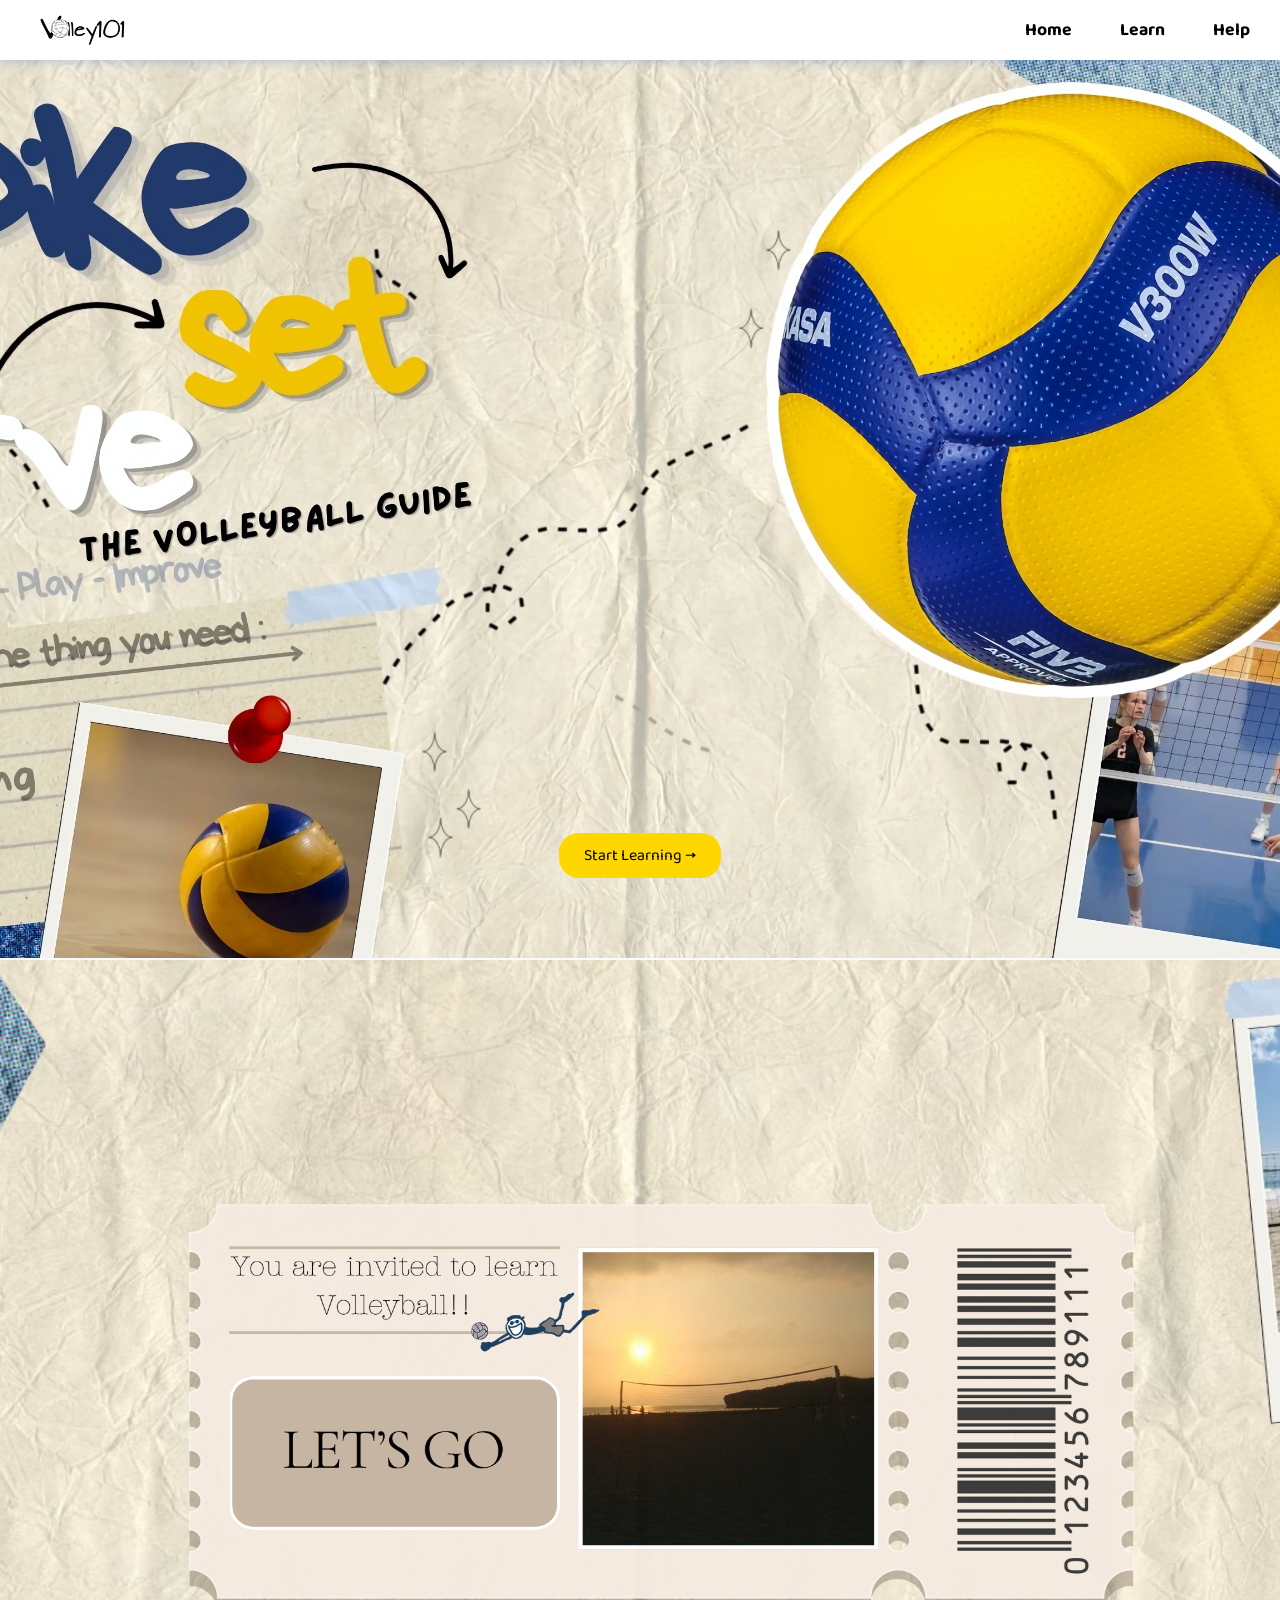
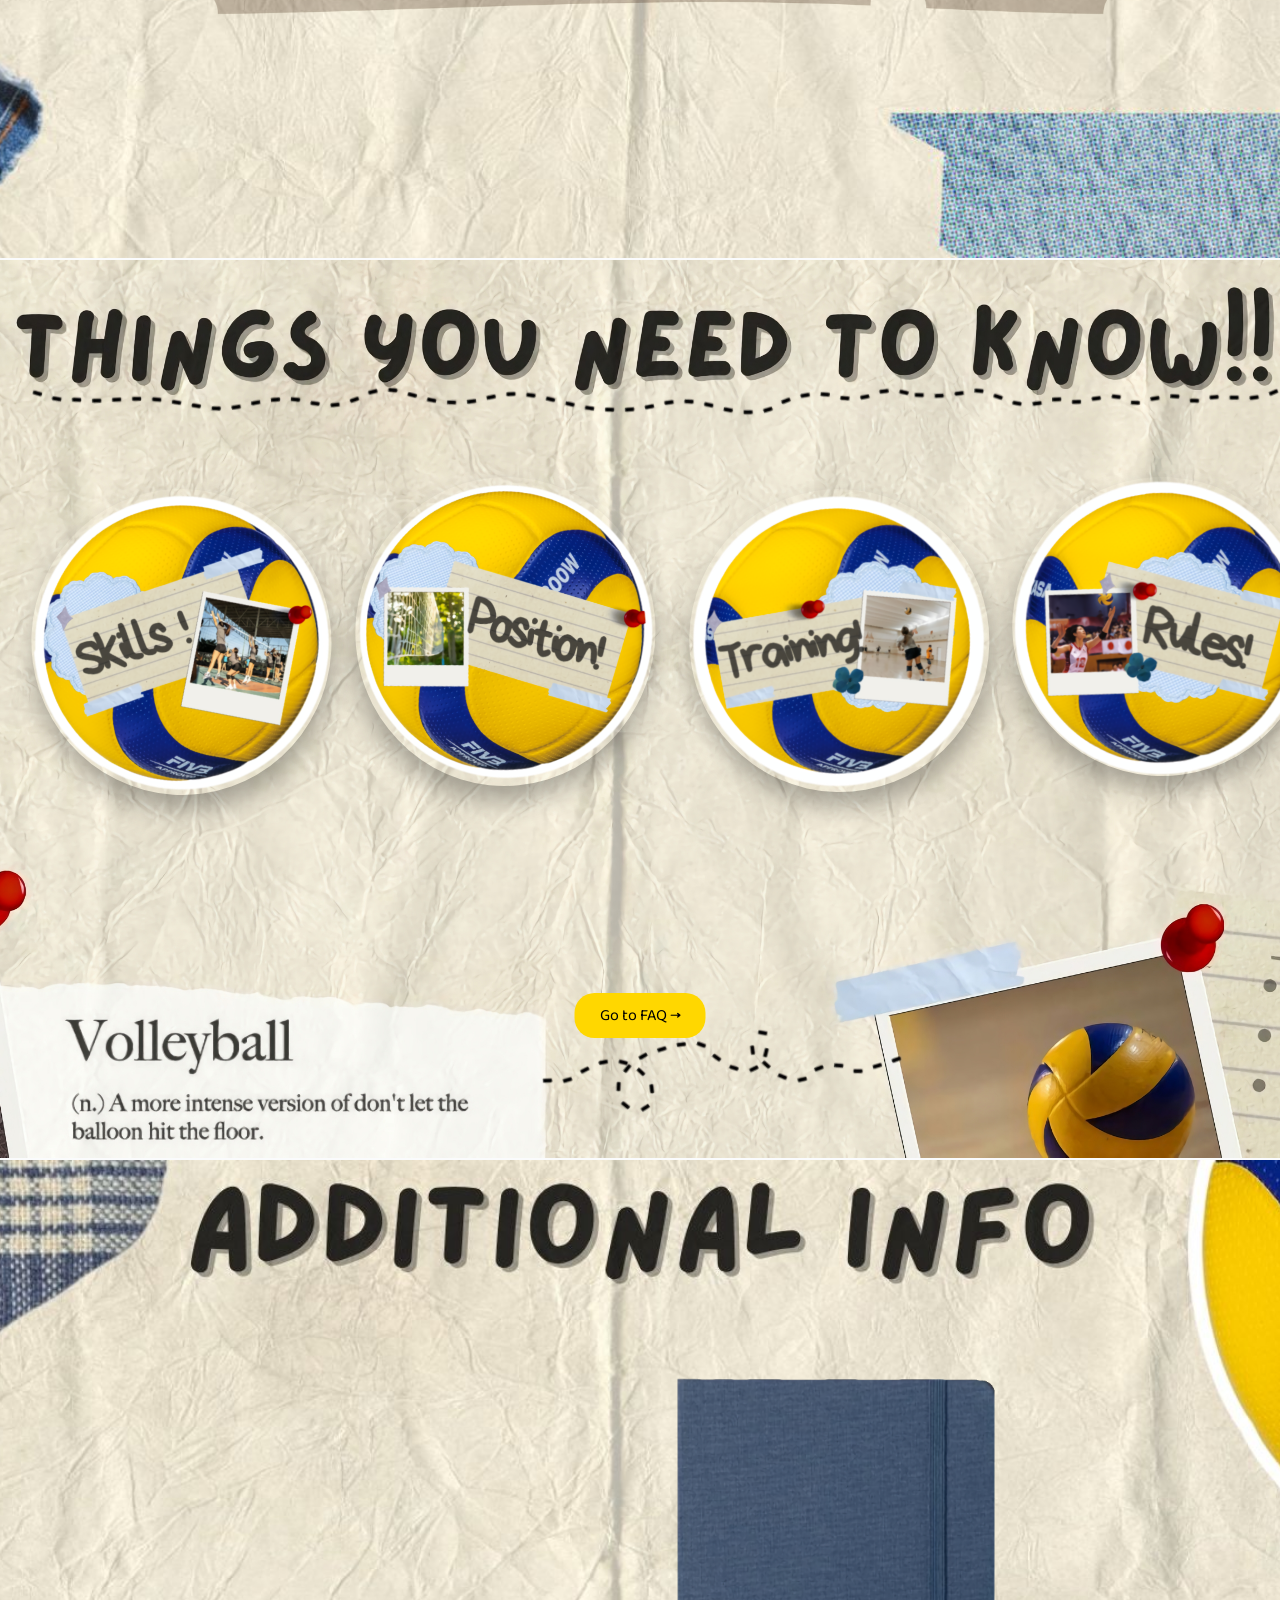
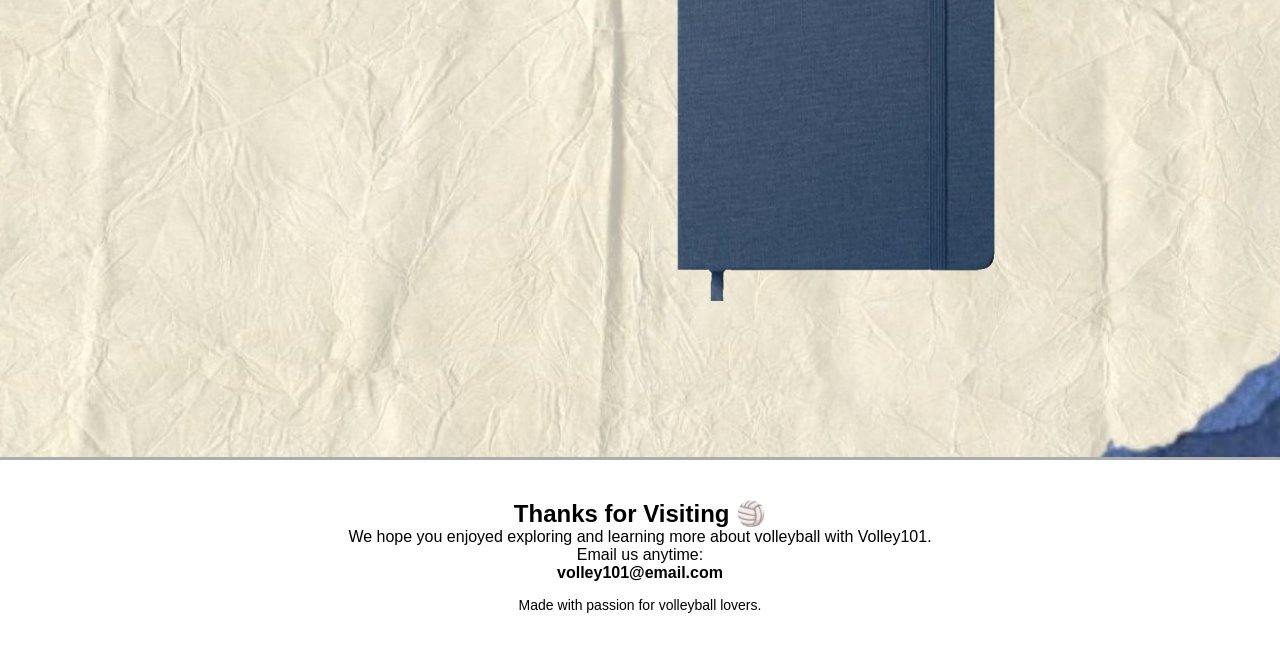
<file: index.html>
<!DOCTYPE html>
<html lang="en">
<head>
  <meta name="viewport" content="width=device-width, initial-scale=1.0">
    <meta charset="UTF-8">
    <title>Volleyball Guide</title>
    <link rel="stylesheet" href="style.css">
    <link href="https://fonts.googleapis.com/css2?family=Raleway:wght@400;700&display=swap" rel="stylesheet">
    <link href="https://fonts.googleapis.com/css2?family=Montserrat:wght@400;600;700&display=swap" rel="stylesheet">
    <link href="https://fonts.googleapis.com/css2?family=Baloo+2:wght@400;600;700&display=swap" rel="stylesheet">
</head>
<body class="volleyball-page">

    <!-- NAVBAR -->
  <nav class="navbar">
    <div class="logo">
      <a href="index.html">
        <img src="logo.png" alt="Volley101 Logo" class="logo-img" />
      </a>
    </div>
    <div class="nav-links">
            <div class="nav-links">
    <a href="index.html">Home</a>
    <a href="#content">Learn</a>
    <a href="#faq">Help</a>
  </div>

</nav>
    <!-- HERO SECTION -->
    <section class="hero">
      <button onclick="scrollToHeadline()">Start Learning →</button>
    </section>

    <!-- HEADLINE SECTION -->
    <section class="headline" id="master">
      <div class="headline-overlay">
        <img src="headline.png" alt="headline1 PNG" class="head1-img" />
      </div>
      <div class="headline1-overlay">
  <img src="headline1.png" alt="headline2 PNG" class="head2-img" onclick="scrollToContent()" />     
</div> 
</script>
   </section>

    <!-- CONTENT -->
    <section class="content" id="content">
      <section class="balls-section">
        <div class="ball" onclick="openSkillsPage()" style="cursor:pointer;"><img src="skills.png" alt="Skills visual"><p>Skills</p></div>
        <div class="ball" onclick="openPositionPage()" style="cursor:pointer;"><img src="position.png" alt="Position visual"><p>Position</p></div>
        <div class="ball" onclick="openTrainingPage()" style="cursor:pointer"><img src="training.png" alt="Training visual"><p>Training</p></div>
        <div class="ball" onclick="openRulesPage()" style="cursor:pointer;"><img src="rules.png" alt="Rules visual"><p>Rules</p></div>
      </section>
      <button onclick="scrollToFaq()" style="padding: 10px 25px; font-size: 16px; border: none; background-color: #FFD700; color: rgb(0, 0, 0); border-radius: 20px; cursor: pointer; position: absolute; bottom: 120px; left: 50%; transform: translateX(-50%); z-index: 10;">Go to FAQ →</button>
    </section>

    <!-- FAQ -->
    <section id="faq" class="faq-section">
      <div class="book">
        <img src="bookinfo.png" id="book" alt="open book" onclick="openBook()">
      </div>
    </section>

    <script>
      function scrollToHeadline() {
        const element = document.getElementById('master');
        if (element) element.scrollIntoView({ behavior: 'smooth', block: 'start' });
      }

      function scrollToContent() {
        const element = document.getElementById('content');
        if (element) element.scrollIntoView({ behavior: 'smooth', block: 'start' });
      }

      function scrollToFaq() {
        const element = document.getElementById('faq');
        if (element) element.scrollIntoView({ behavior: 'smooth', block: 'start' });
      }

      function openBook() {
        const book = document.getElementById('book');
        if (!book) return;
        if (book.src.includes('bookinfo.png')) {
          book.src = 'bookinfo1.png';
        } else {
          book.src = 'bookinfo.png';
        }
      }

      function openPositionPage() {
        window.location.href = 'position.html';
      }

      function openRulesPage() {
        window.location.href = 'rules.html';
      }

      function openTrainingPage() {
        window.location.href = 'training.html';
      }

      function openSkillsPage() {
        window.location.href = 'skills.html';
      }

      function goHome() {
  window.location.href = 'volleyball.html';
}
    </script>


<footer class="footer">
  <h2>Thanks for Visiting 🏐</h2>

  <p>
    We hope you enjoyed exploring and learning more about volleyball with Volley101.
  </p>

  <p>Email us anytime:</p>
  <p class="email">volley101@email.com</p>

  <p class="bottom-text">
    Made with passion for volleyball lovers.
  </p>
</footer>

</body>
</html>
</file>
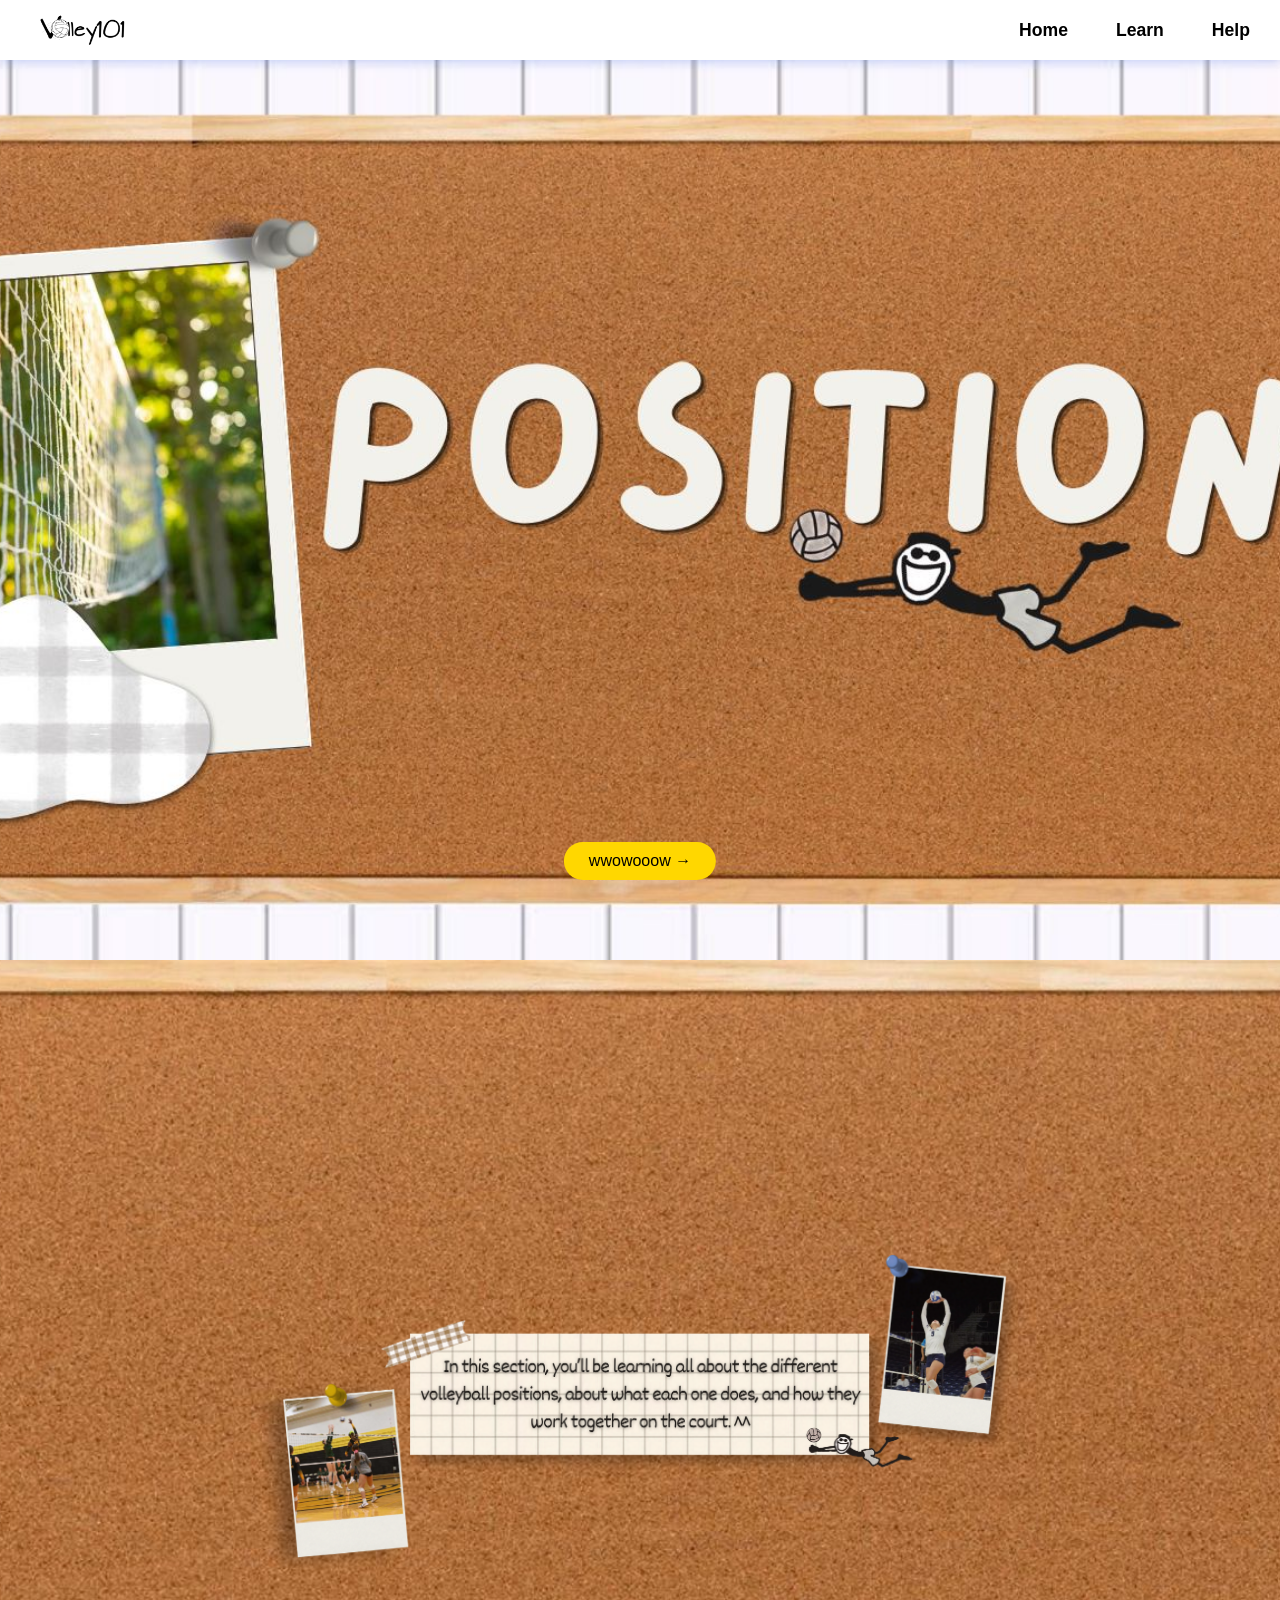
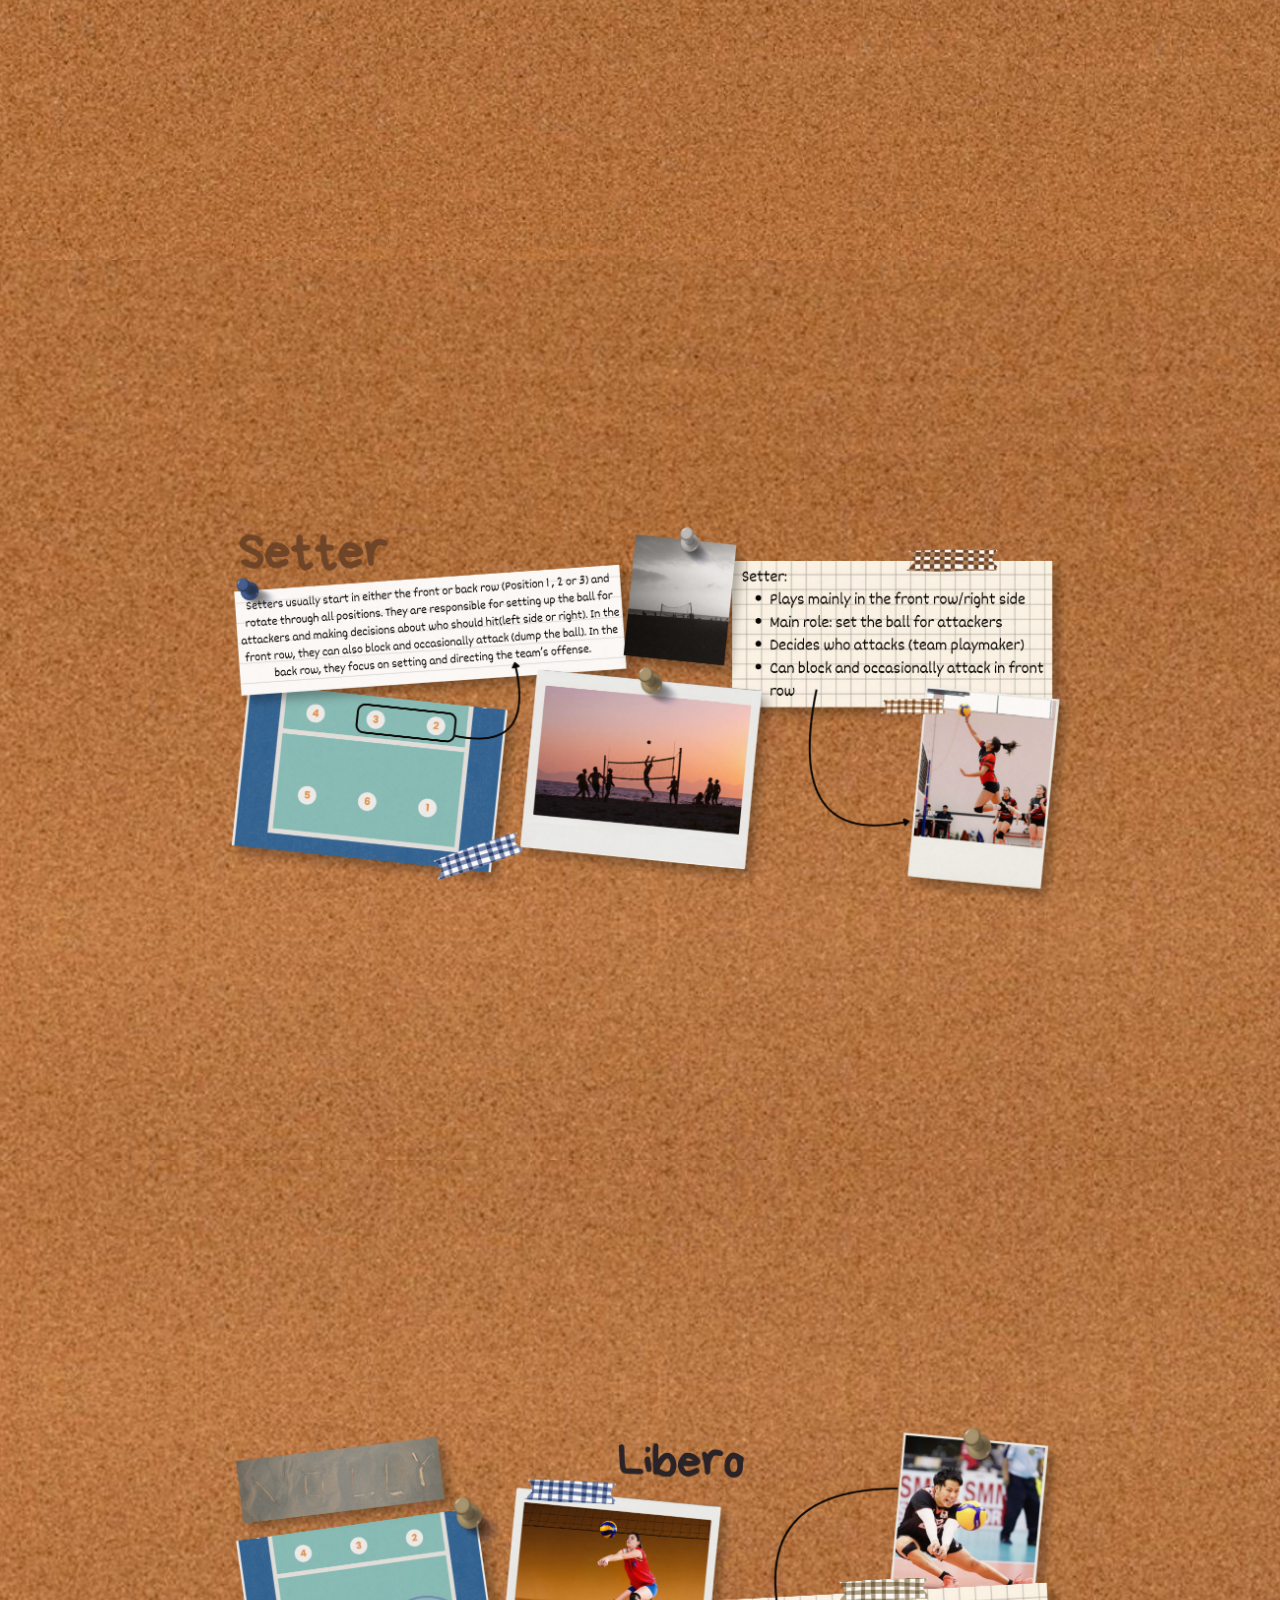
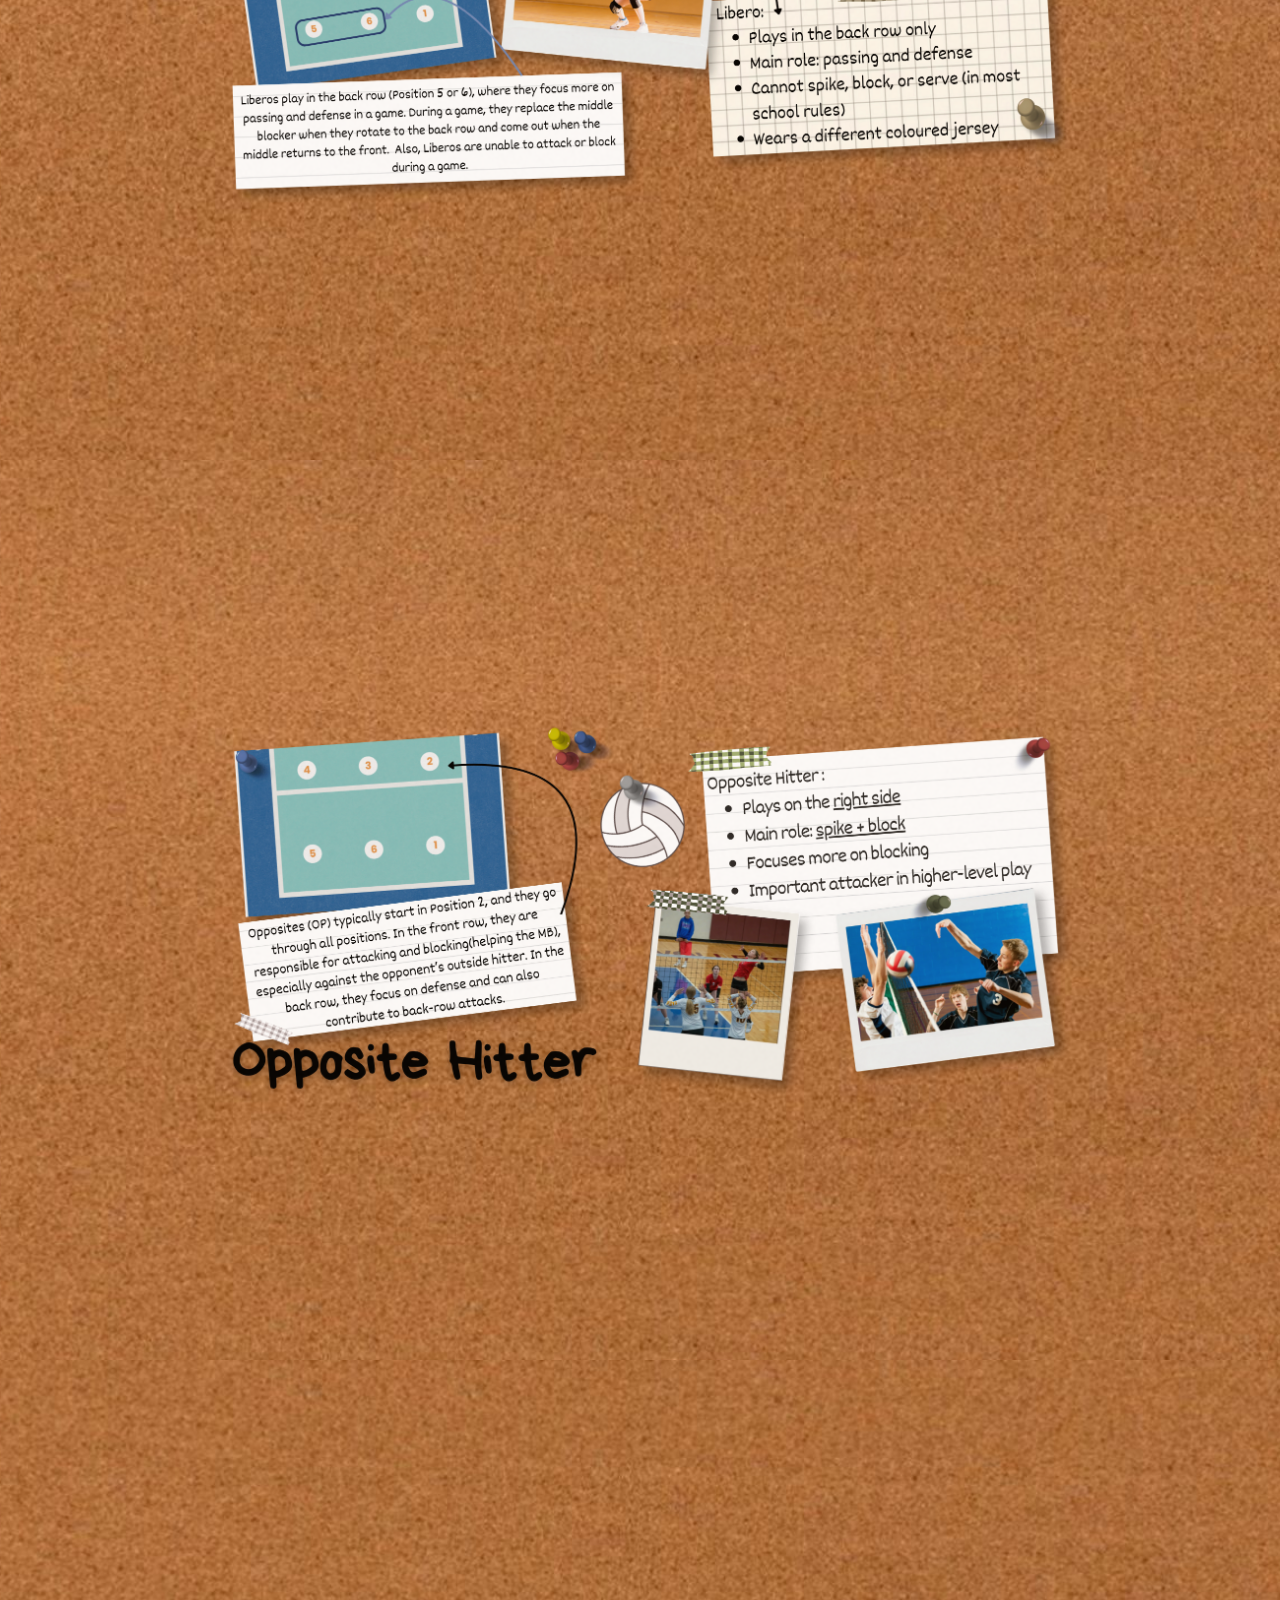
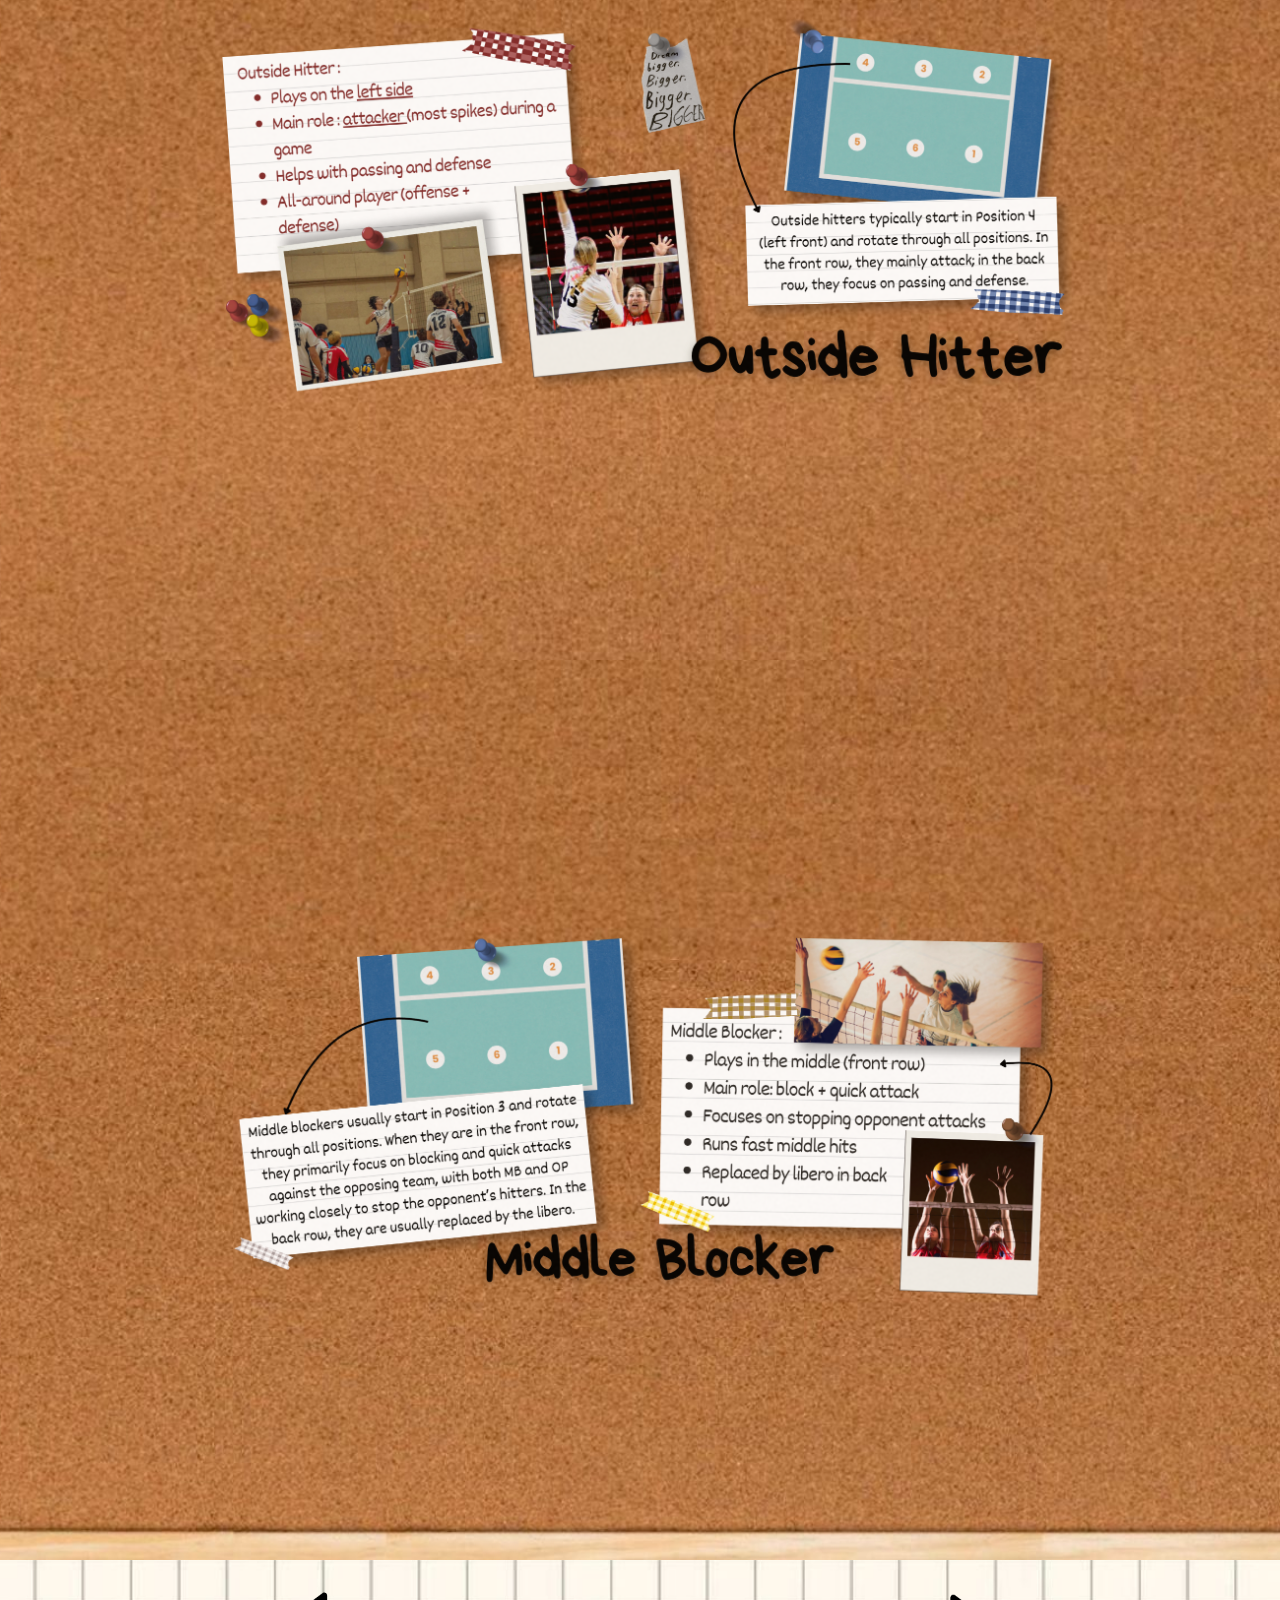
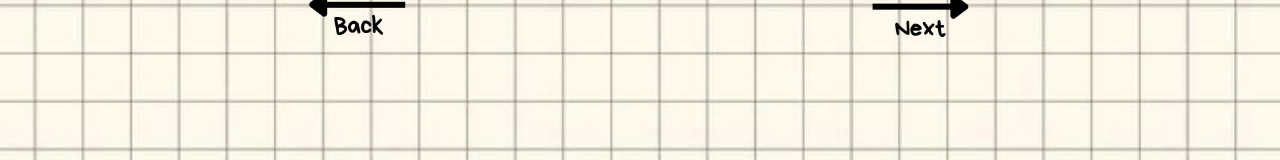
<file: position.html>
<!DOCTYPE html>
<html lang="en">
<head>
  <meta name="viewport" content="width=device-width, initial-scale=1.0">
    <meta charset="UTF-8">
  <title>Position Details</title>
  <link rel="stylesheet" href="style.css">
  <link rel="stylesheet" href="position.css">
</head>
<body>
   <!-- NAVBAR -->
  <nav class="navbar">
    <div class="logo">
      <a href="index.html">
        <img src="logo.png" alt="Volley101 Logo" class="logo-img" />
      </a>
    </div>
    <div class="nav-links">
            <div class="nav-links">
    <a href="index.html">Home</a>
    <a href="#content">Learn</a>
    <a href="#faq">Help</a>
  </div>
  </nav>
  
  <!-- HERO -->
  <section class="hero position-hero">
    <button onclick="scrollToHeadline()">wwowooow →</button>
  </section>


  
 <!-- HEADLINE SECTION -->
    <section class="headline" id="master">
      <div class="headline-overlay">
        <img src="overlay1.png" alt="Overlay1 PNG" class="overlay1-img" />
      </div>
    </section>




  <!-- CONTENT -->
  <section class="content" id="content">
    <div class="headline-overlay">
      <img src="overlay.png" alt="Overlay PNG" class="overlay-img" />
    </div>
  </section>

  <section class="content secondary-content">
    <div class="headline-overlay">
      <img src="overlay2.png" alt="Overlay PNG" class="overlay-img" />
    </div>
  </section>

  <section class="content third-content">
    <div class="headline-overlay">
      <img src="overlay3.png" alt="Overlay PNG" class="overlay-img" />
    </div>
  </section>

  <section class="content fourth-content">
    <div class="headline-overlay">
      <img src="overlay4.png" alt="Overlay PNG" class="overlay-img" />
    </div>
  </section>

  <section class="content fifth-content">
    <div class="headline-overlay">
      <img src="overlay5.png" alt="Overlay PNG" class="overlay-img" />
    </div>
  </section>
   

  <script>
    let contextVisible = false;

    function scrollToHeadline() {
      const headline = document.getElementById('master');
      if (headline) {
        headline.scrollIntoView({ behavior: 'smooth' });
      }
    }

    const imageObserver = new IntersectionObserver((entries) => {
      entries.forEach(entry => {
        if (entry.isIntersecting) {
          entry.target.classList.add('animate');
        } else {
          entry.target.classList.remove('animate');
        }
      });
    }, {
      threshold: 0.2,
      rootMargin: '0px 0px -100px 0px'
    });

    // Run observer setup immediately since script is at bottom of body
    const overlayImages = document.querySelectorAll('.overlay1-img, .overlay-img');
    overlayImages.forEach(img => imageObserver.observe(img));

    document.addEventListener('keydown', (e) => {
      if (e.key === 'ArrowLeft') {
        showContext();
      } else if (e.key === 'Escape') {
        closeContext();
      }
    });

    function showContext() {
      const contextOverlay = document.getElementById('contextOverlay');
      if (contextOverlay && !contextVisible) {
        contextOverlay.classList.add('show');
        contextVisible = true;
      }
    }

    function closeContext() {
      const contextOverlay = document.getElementById('contextOverlay');
      if (contextOverlay && contextVisible) {
        contextOverlay.classList.remove('show');
        contextVisible = false;
      }
    }
  </script>
   <footer class="footer">
  <div class="button">
      <a href="training.html">
        <img src="left.png" alt="leftbutton" class="button-img" />
      </a>
      <div class="button1">
      <a href="rules.html">
        <img src="right.png" alt="rightbutton" class="button-img" />
      </a>
</body>
</html>
</file>
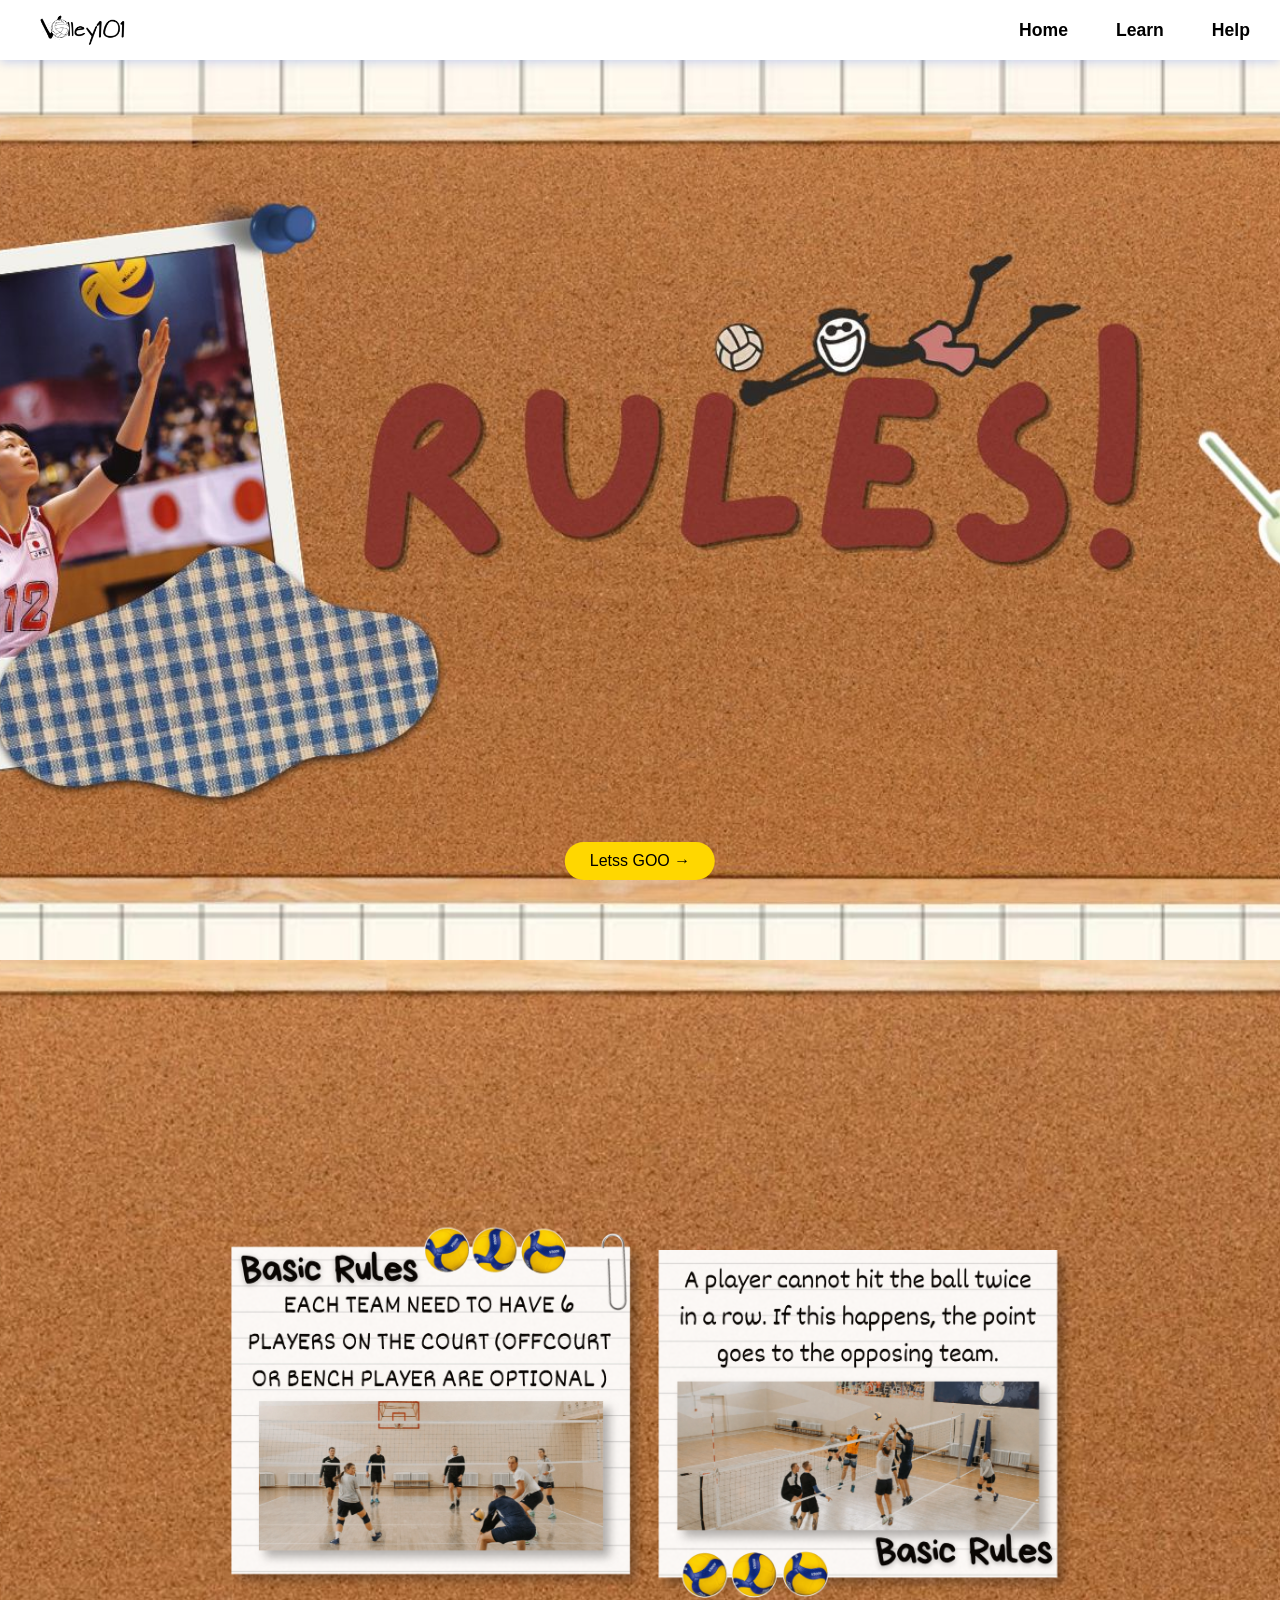
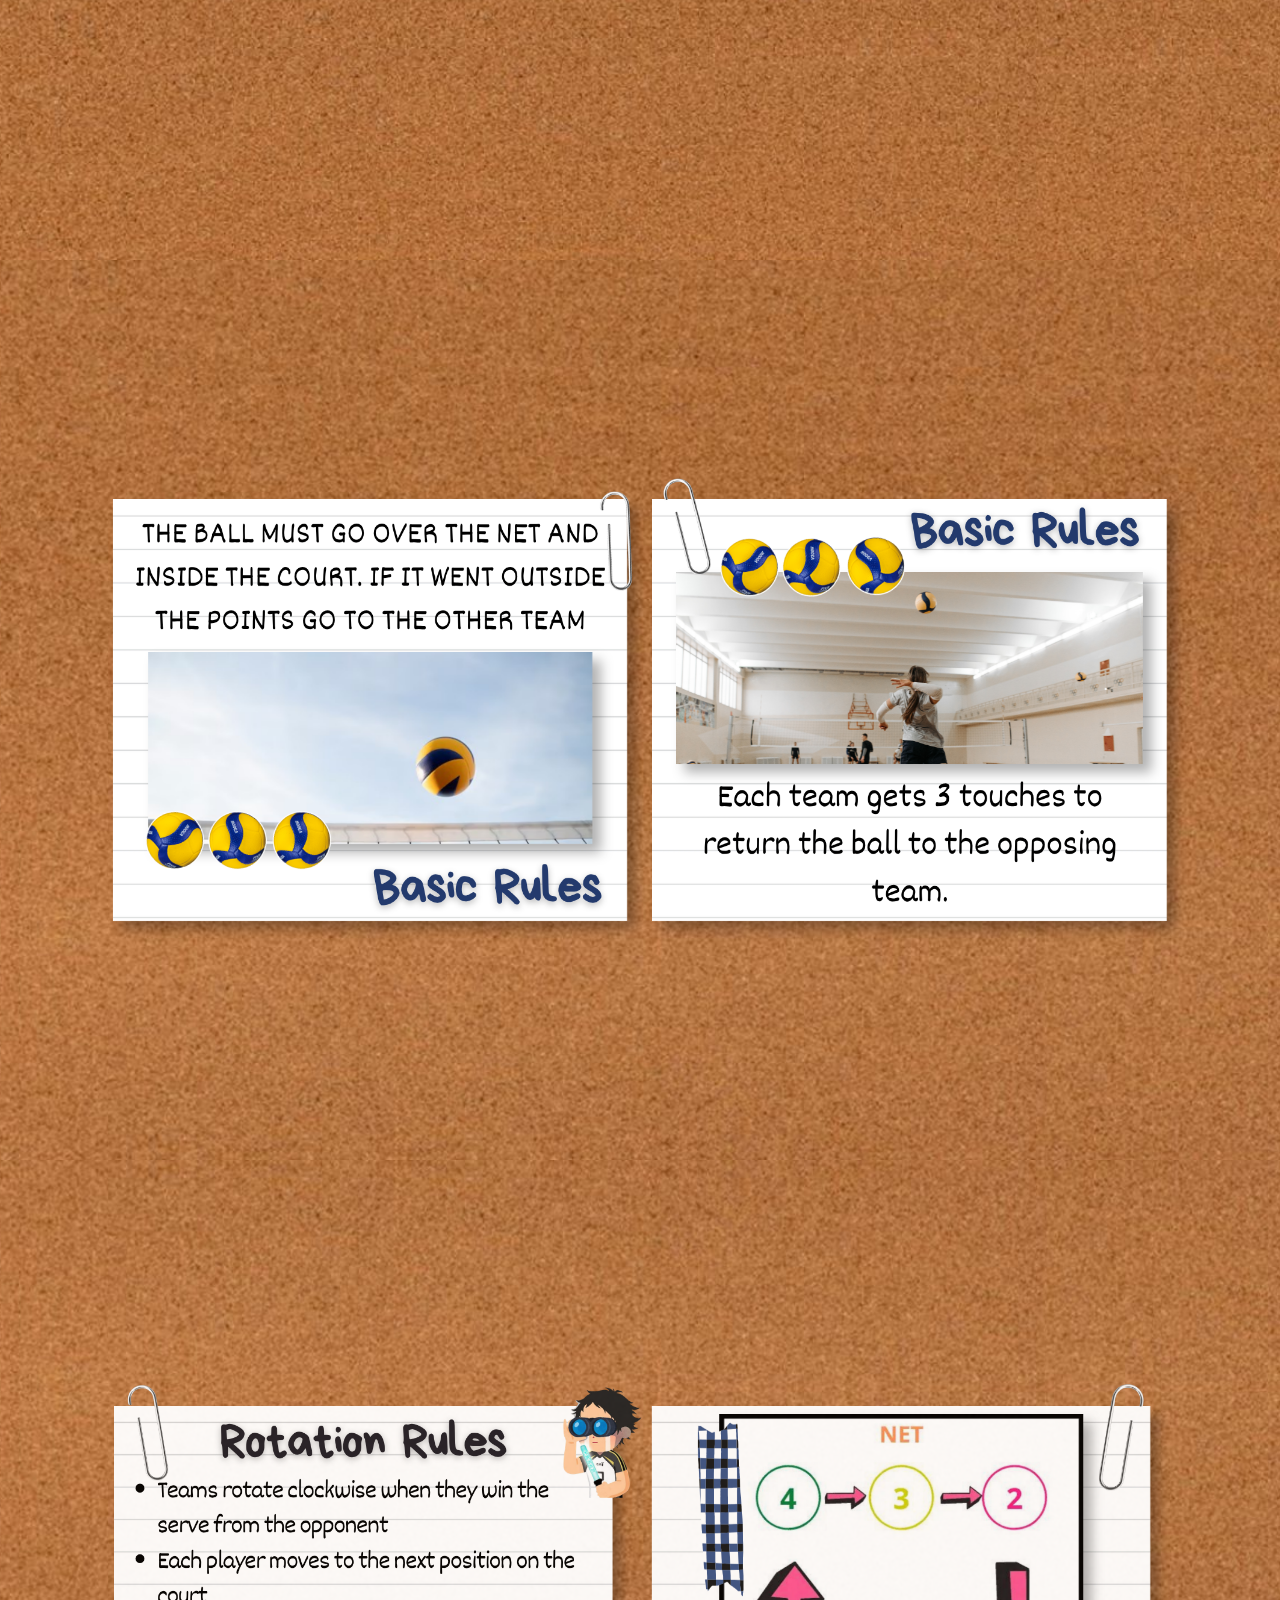
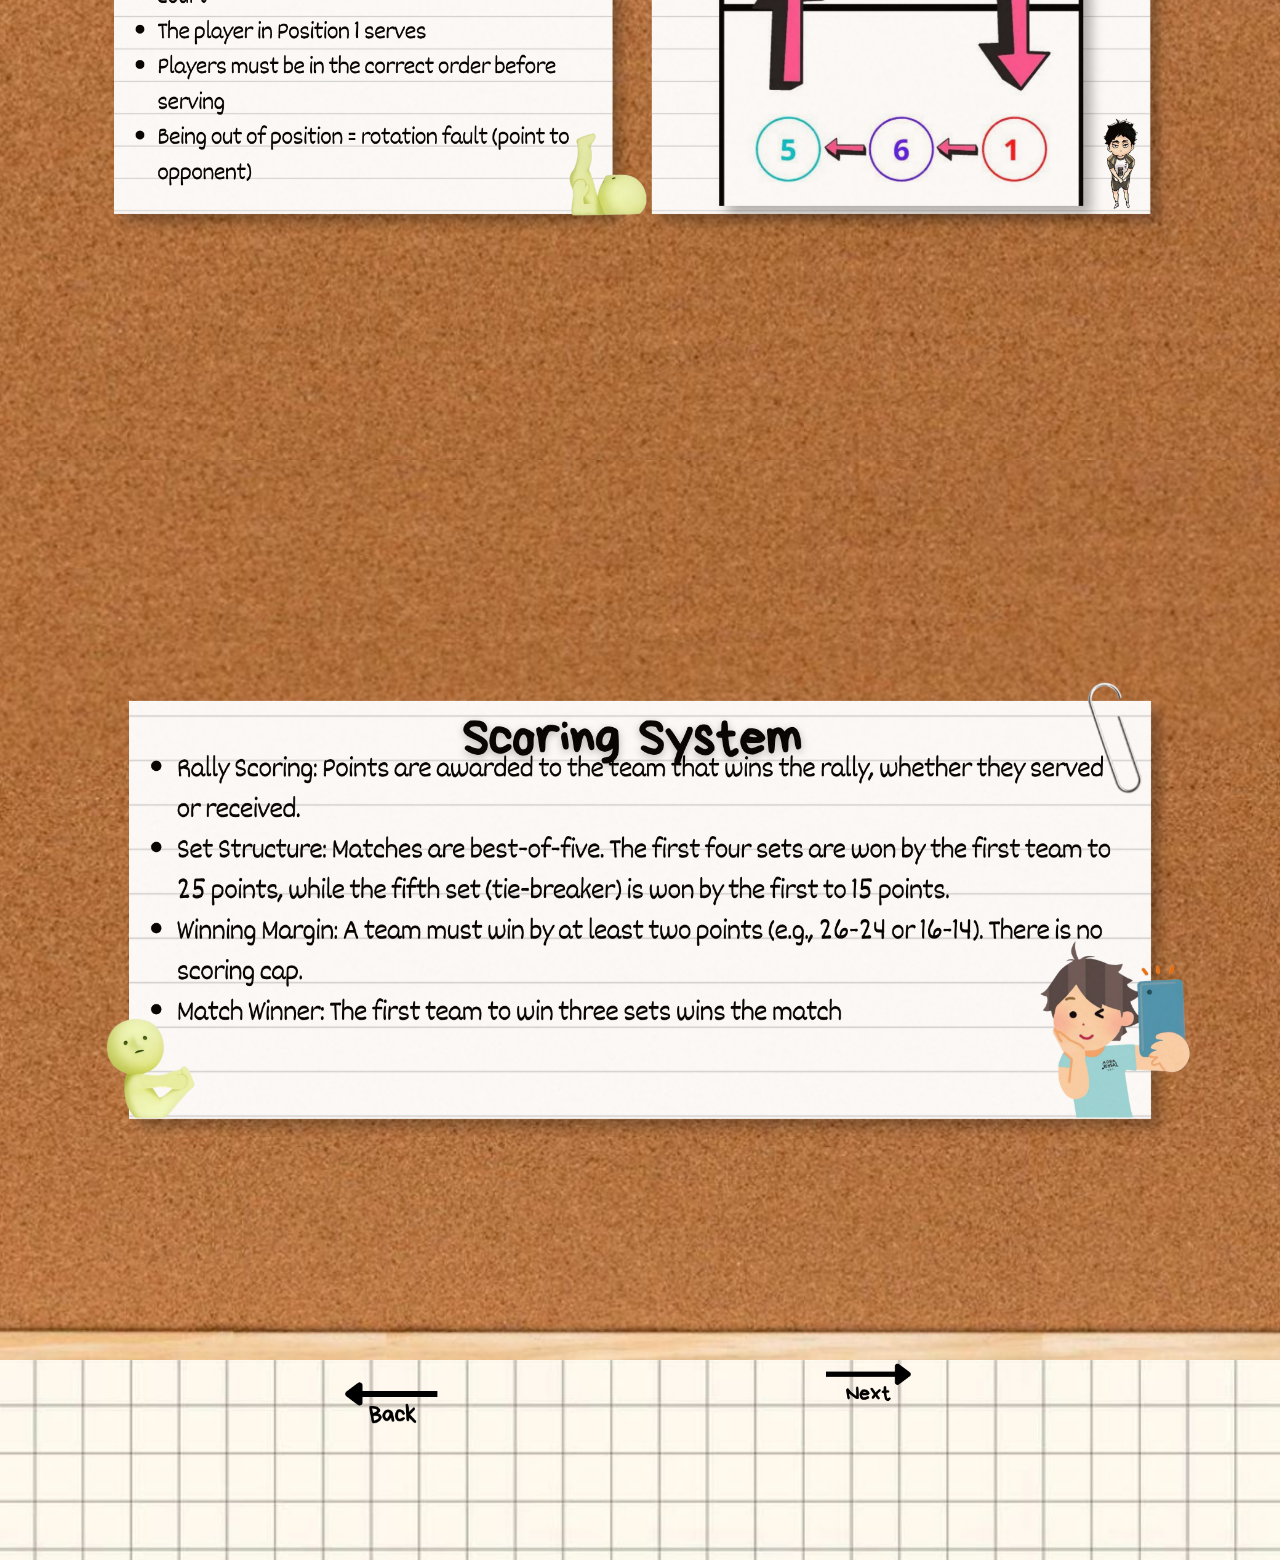
<file: rules.html>
<!DOCTYPE html>
<html lang="en">
<head>
  <meta name="viewport" content="width=device-width, initial-scale=1.0">
    <meta charset="UTF-8">
  <title>rules Details</title>
  <link rel="stylesheet" href="style.css">
  <link rel="stylesheet" href="position.css">
  <link rel="stylesheet" href="rules.css">
</head>
<body>
  <!-- NAVBAR -->
  <nav class="navbar">
    <div class="logo">
      <a href="index.html">
        <img src="logo.png" alt="Volley101 Logo" class="logo-img" />
      </a>
    </div>
    <div class="nav-links">
            <div class="nav-links">
    <a href="index.html">Home</a>
    <a href="#content">Learn</a>
    <a href="#faq">Help</a>
  </div>
  </nav>

  <!-- HERO -->
  <section class="hero position-hero">
    <button onclick="scrollToHeadline()">Letss GOO →</button>
  </section>

   <!-- HEADLINE SECTION -->
    <section class="headline" id="master">
      <div class="headline-overlay">
        <img src="rules2.png" alt="Rules PNG" class="overlay-img" />
      </div>
    </section>

<!-- CONTENT SECTION -->
 <section class="content" id="content">
  <div class="content-overlay">
    <img src="rules3.png" alt="Rules PNG" class="overlay2-img"/>
  </div>
 </section>

  <section class="content secondary-content">
    <div class="headline-overlay">
      <img src="rules6.png" alt="Rules PNG" class="overlay4-img" />
    </div>
  </section>

  <section class="content third-content">
    <div class="headline-overlay">
      <img src="rules7.png" alt="Rules PNG" class="overlay5-img" />
    </div>
  </section>



<script>
function scrollToHeadline() {
  const element = document.getElementById('master');
  if (element) {
    element.scrollIntoView({ behavior: 'smooth' });
  }
}
const imageObserver = new IntersectionObserver((entries) => {
  entries.forEach(entry => {
    if (entry.isIntersecting) {
      entry.target.classList.add('animate');
    } else {
      entry.target.classList.remove('animate');
    }
  });
}, {
  threshold: 0.2,
  rootMargin: '0px 0px -100px 0px'
});
// Observe all rule images
const overlayImages = document.querySelectorAll('.overlay-img, .overlay1-img, .overlay2-img, .overlay3-img, .overlay4-img, .overlay5-img');
overlayImages.forEach(img => imageObserver.observe(img));
</script>
 <footer class="footer">
  <div class="button">
      <a href="position.html">
        <img src="left.png" alt="leftbutton" class="button-img" />
      </a>
      <div class="button1">
      <a href="index.html">
        <img src="right.png" alt="rightbutton" class="button-img" />
      </a>

</div>
</file>
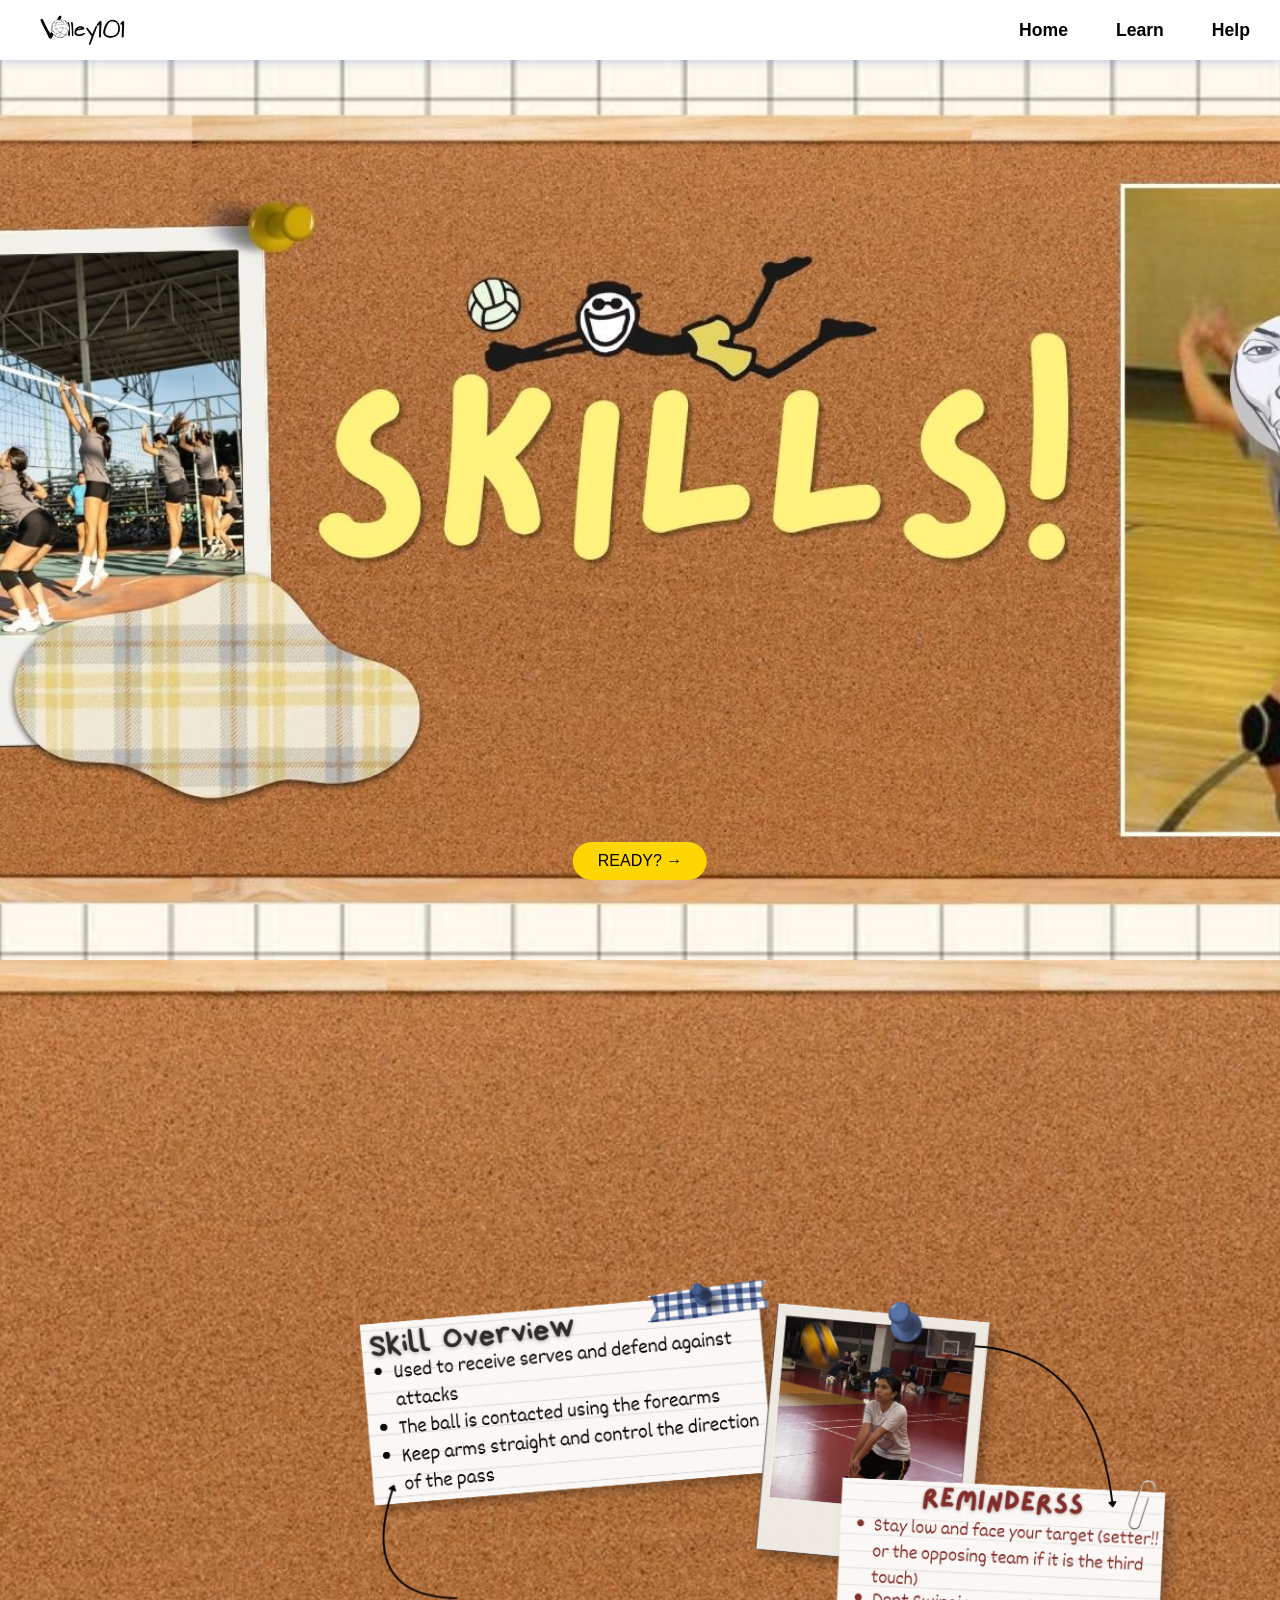
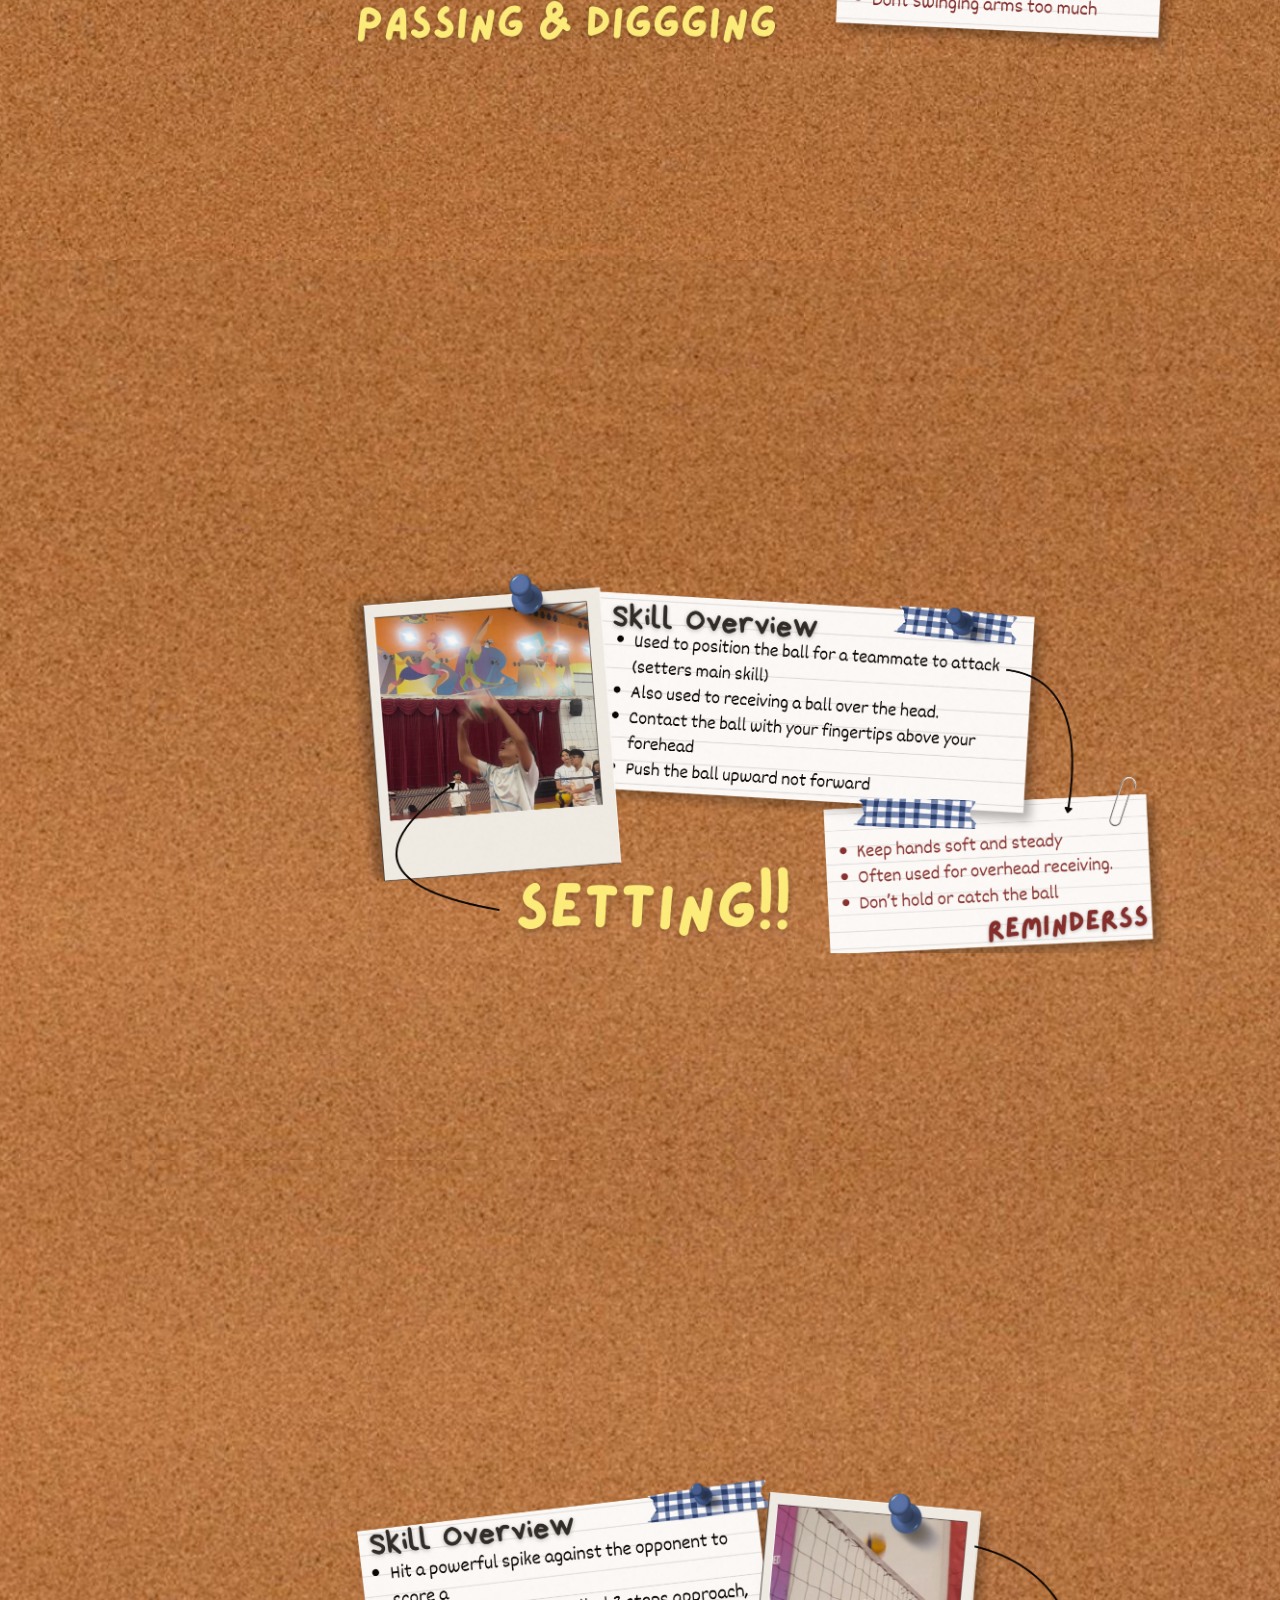
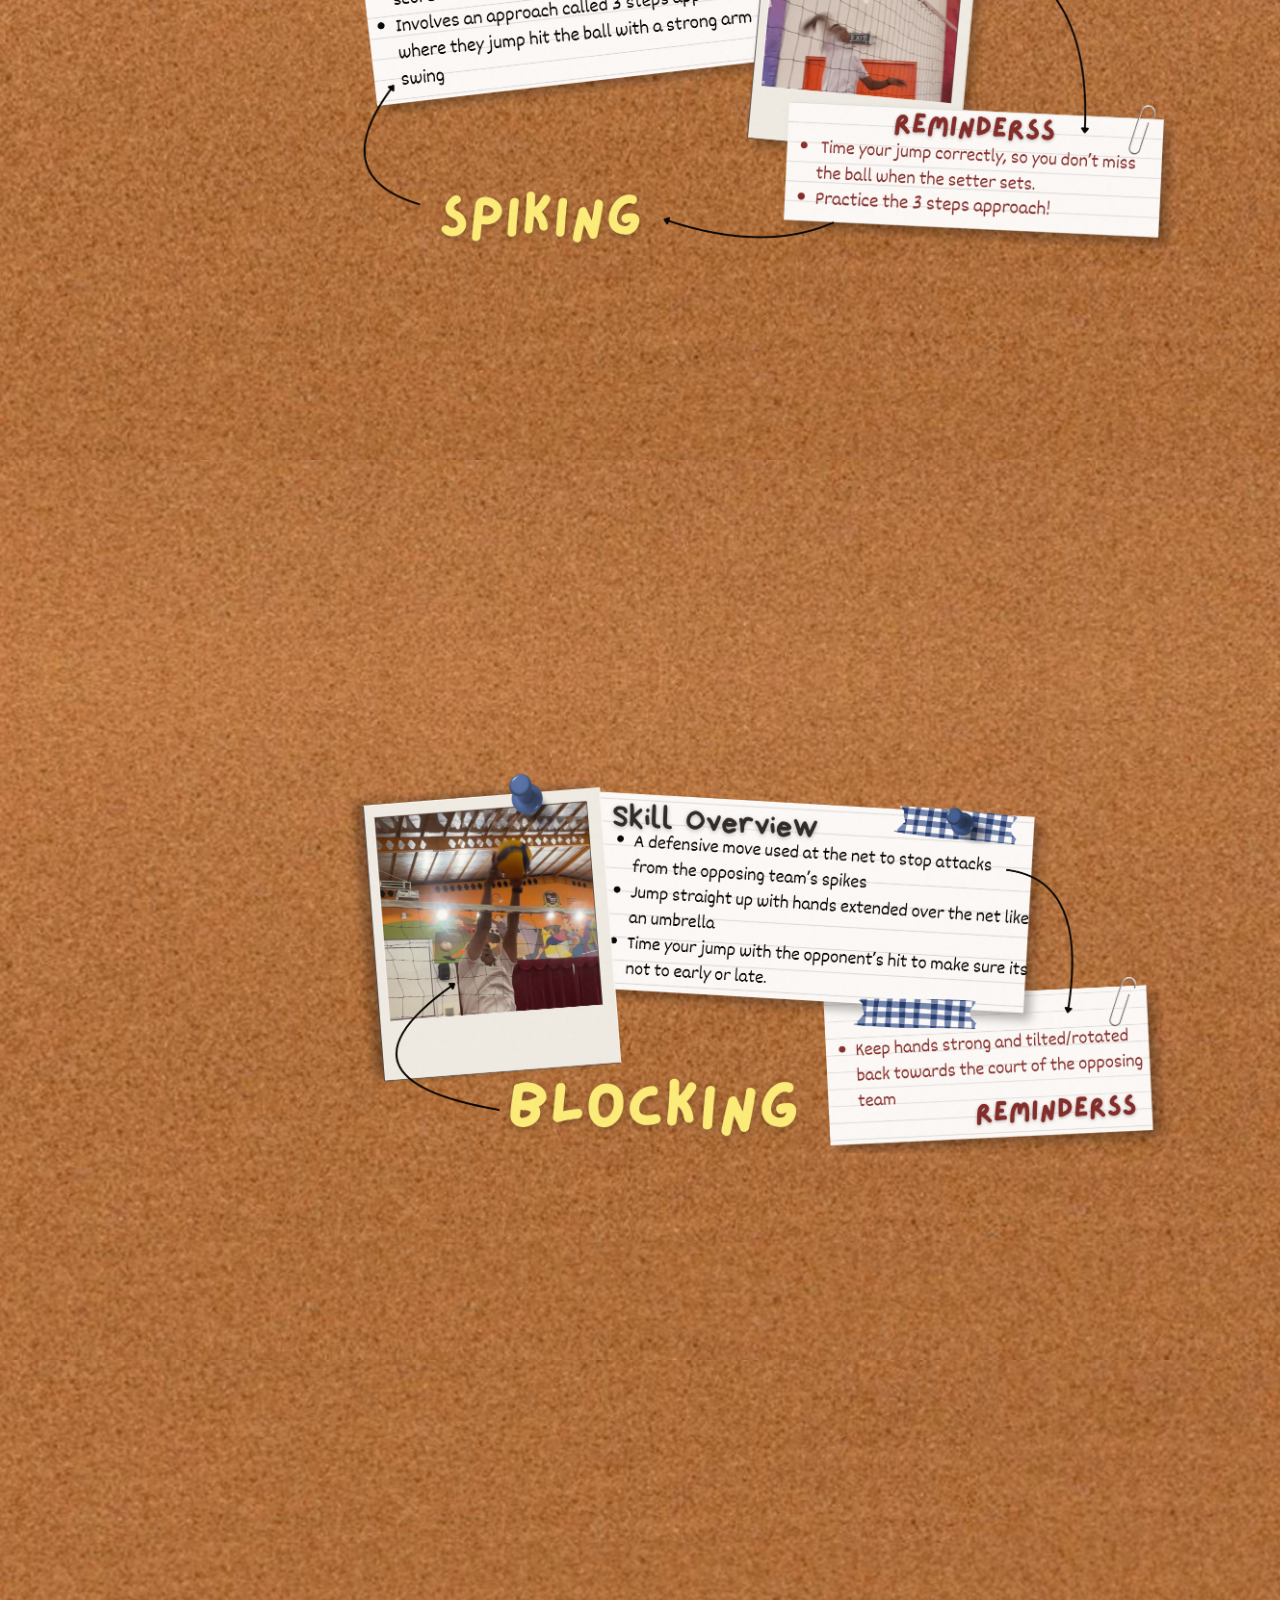
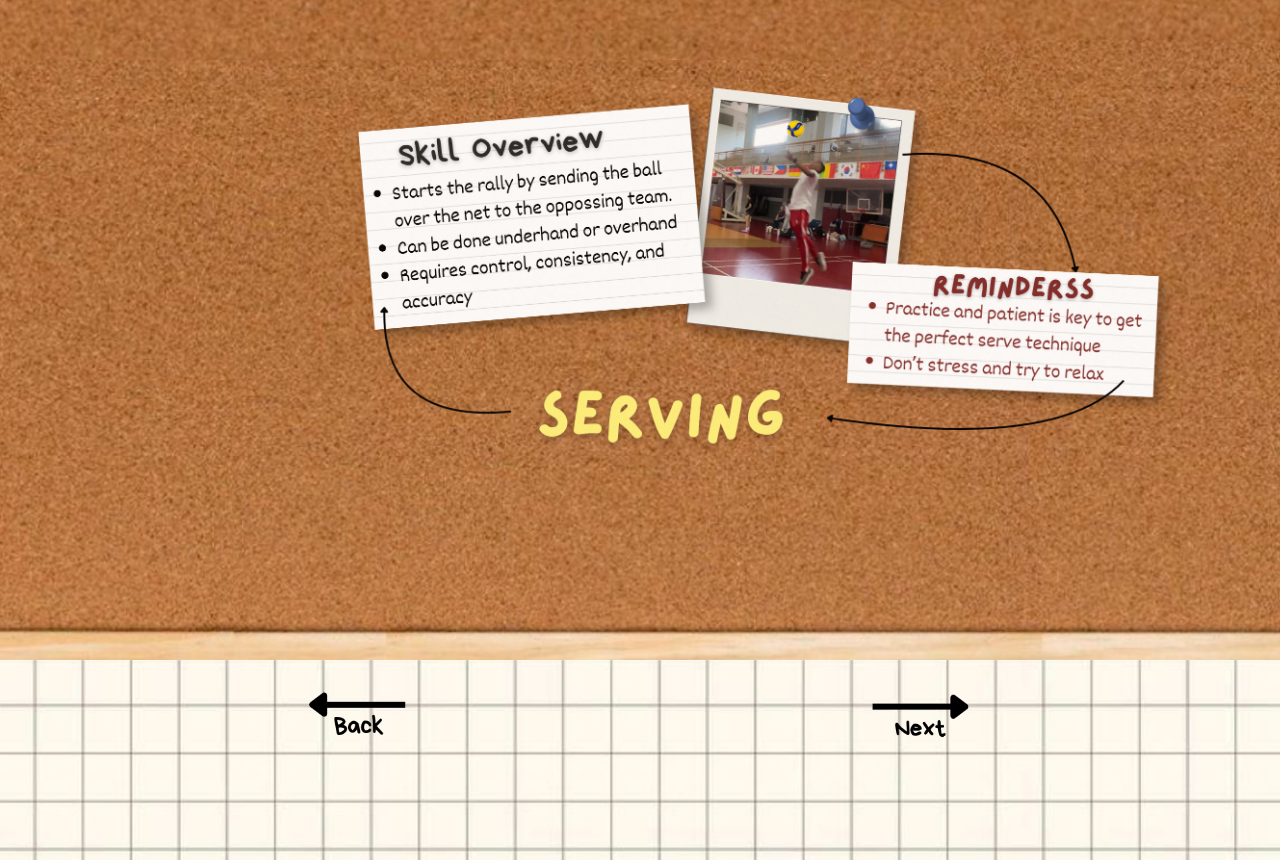
<file: skills.html>
<!DOCTYPE html>
<html lang="en">
<head>
  <meta name="viewport" content="width=device-width, initial-scale=1.0">
    <meta charset="UTF-8">
  <title>Position Details</title>
  <link rel="stylesheet" href="style.css">
  <link rel="stylesheet" href="skills.css">
</head>
<body>
  <!-- NAVBAR -->
  <nav class="navbar">
    <div class="logo">
      <a href="index.html">
        <img src="logo.png" alt="Volley101 Logo" class="logo-img" />
      </a>
    </div>
    <div class="nav-links">
            <div class="nav-links">
    <a href="index.html">Home</a>
    <a href="#content">Learn</a>
    <a href="#faq">Help</a>
  </div>
</nav>
  
  <!-- HERO -->
  <section class="hero position-hero">
    <button onclick="scrollToHeadline()">READY? →</button>
  </section>


  
 <!-- HEADLINE SECTION -->
    <section class="headline" id="master">
      <div class="headline-overlay">
        <img src="SK1.png" alt="Overlay1 PNG" class="overlay1-img" />
      </div>
    </section>




  <!-- CONTENT -->
  <section class="content" id="content">
    <div class="headline-overlay">
      <img src="SK2.png" alt="Overlay PNG" class="overlay-img" />
    </div>
  </section>

  <section class="content secondary-content">
    <div class="headline-overlay">
      <img src="SK3.png" alt="Overlay PNG" class="overlay-img" />
    </div>
  </section>

  <section class="content third-content">
    <div class="headline-overlay">
      <img src="SK4.png" alt="Overlay PNG" class="overlay-img" />
    </div>
  </section>

  <section class="content fourth-content">
    <div class="headline-overlay">
      <img src="SK5.png" alt="Overlay PNG" class="overlay-img" />
    </div>
  </section>

  <script>
    let contextVisible = false;

    function scrollToHeadline() {
      const headline = document.getElementById('master');
      if (headline) {
        headline.scrollIntoView({ behavior: 'smooth' });
      }
    }

    const imageObserver = new IntersectionObserver((entries) => {
      entries.forEach(entry => {
        if (entry.isIntersecting) {
          entry.target.classList.add('animate');
        } else {
          entry.target.classList.remove('animate');
        }
      });
    }, {
      threshold: 0.2,
      rootMargin: '0px 0px -100px 0px'
    });

    // Run observer setup immediately since script is at bottom of body
    const overlayImages = document.querySelectorAll('.overlay1-img, .overlay-img');
    overlayImages.forEach(img => imageObserver.observe(img));

    document.addEventListener('keydown', (e) => {
      if (e.key === 'ArrowLeft') {
        showContext();
      } else if (e.key === 'Escape') {
        closeContext();
      }
    });

    function showContext() {
      const contextOverlay = document.getElementById('contextOverlay');
      if (contextOverlay && !contextVisible) {
        contextOverlay.classList.add('show');
        contextVisible = true;
      }
    }

    function closeContext() {
      const contextOverlay = document.getElementById('contextOverlay');
      if (contextOverlay && contextVisible) {
        contextOverlay.classList.remove('show');
        contextVisible = false;
      }
    }
  </script>

  <footer class="footer">
  <div class="button">
      <a href="rules.html">
        <img src="left.png" alt="leftbutton" class="button-img" />
      </a>
      <div class="button1">
      <a href="training.html">
        <img src="right.png" alt="rightbutton" class="button-img" />
      </a>
</footer>
</body>
</html>
</file>
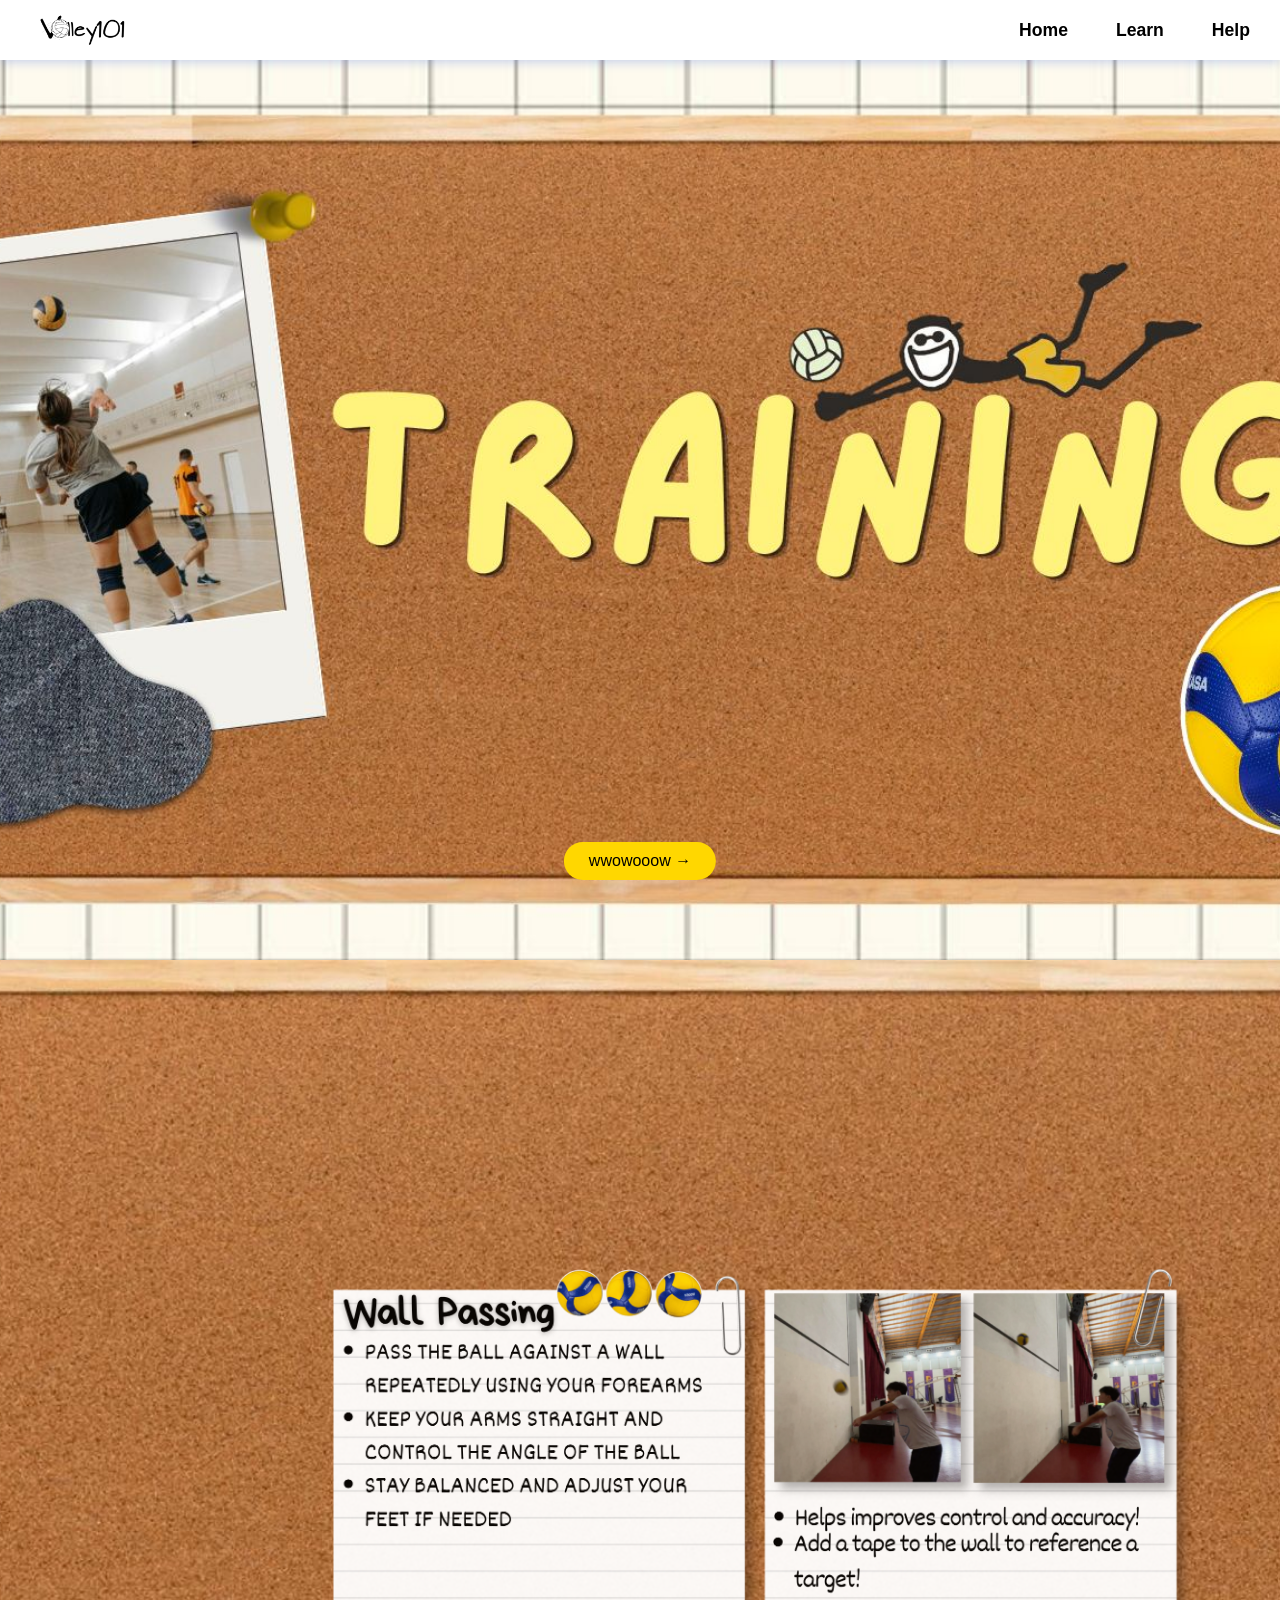
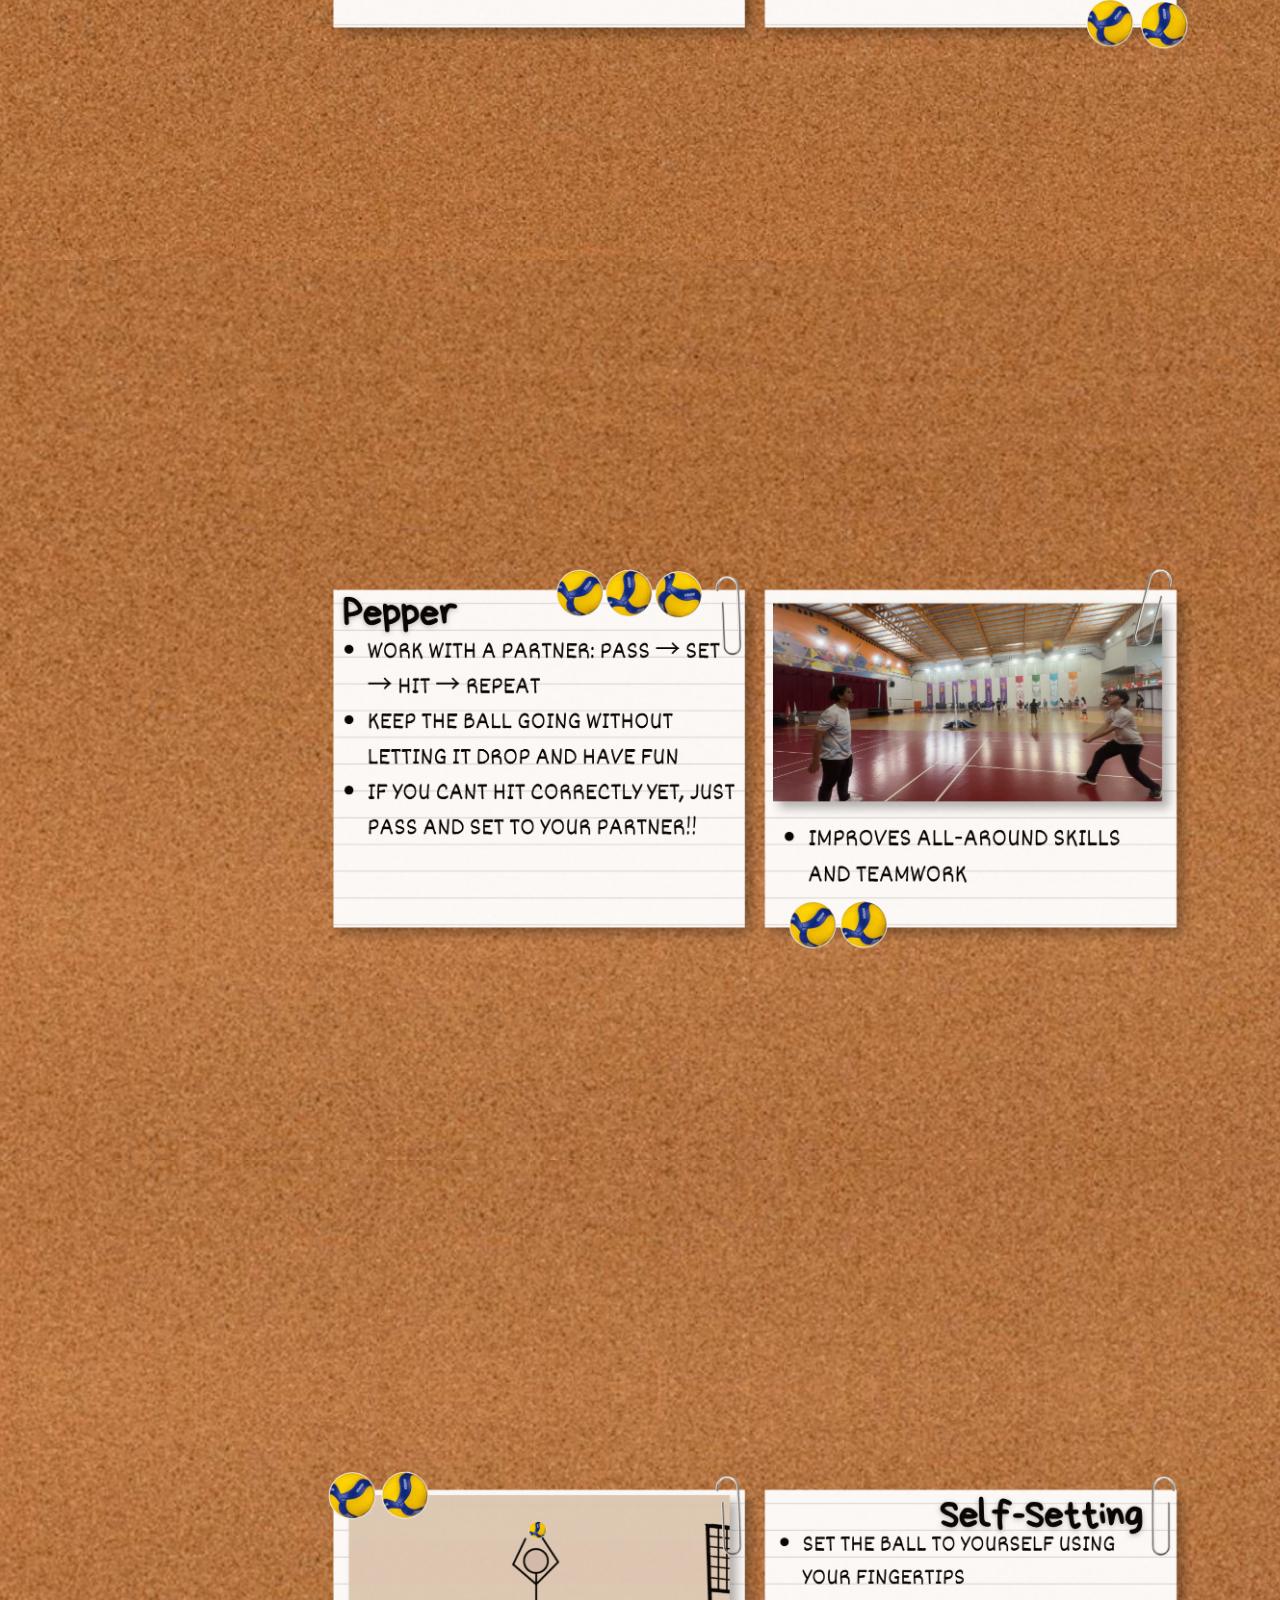
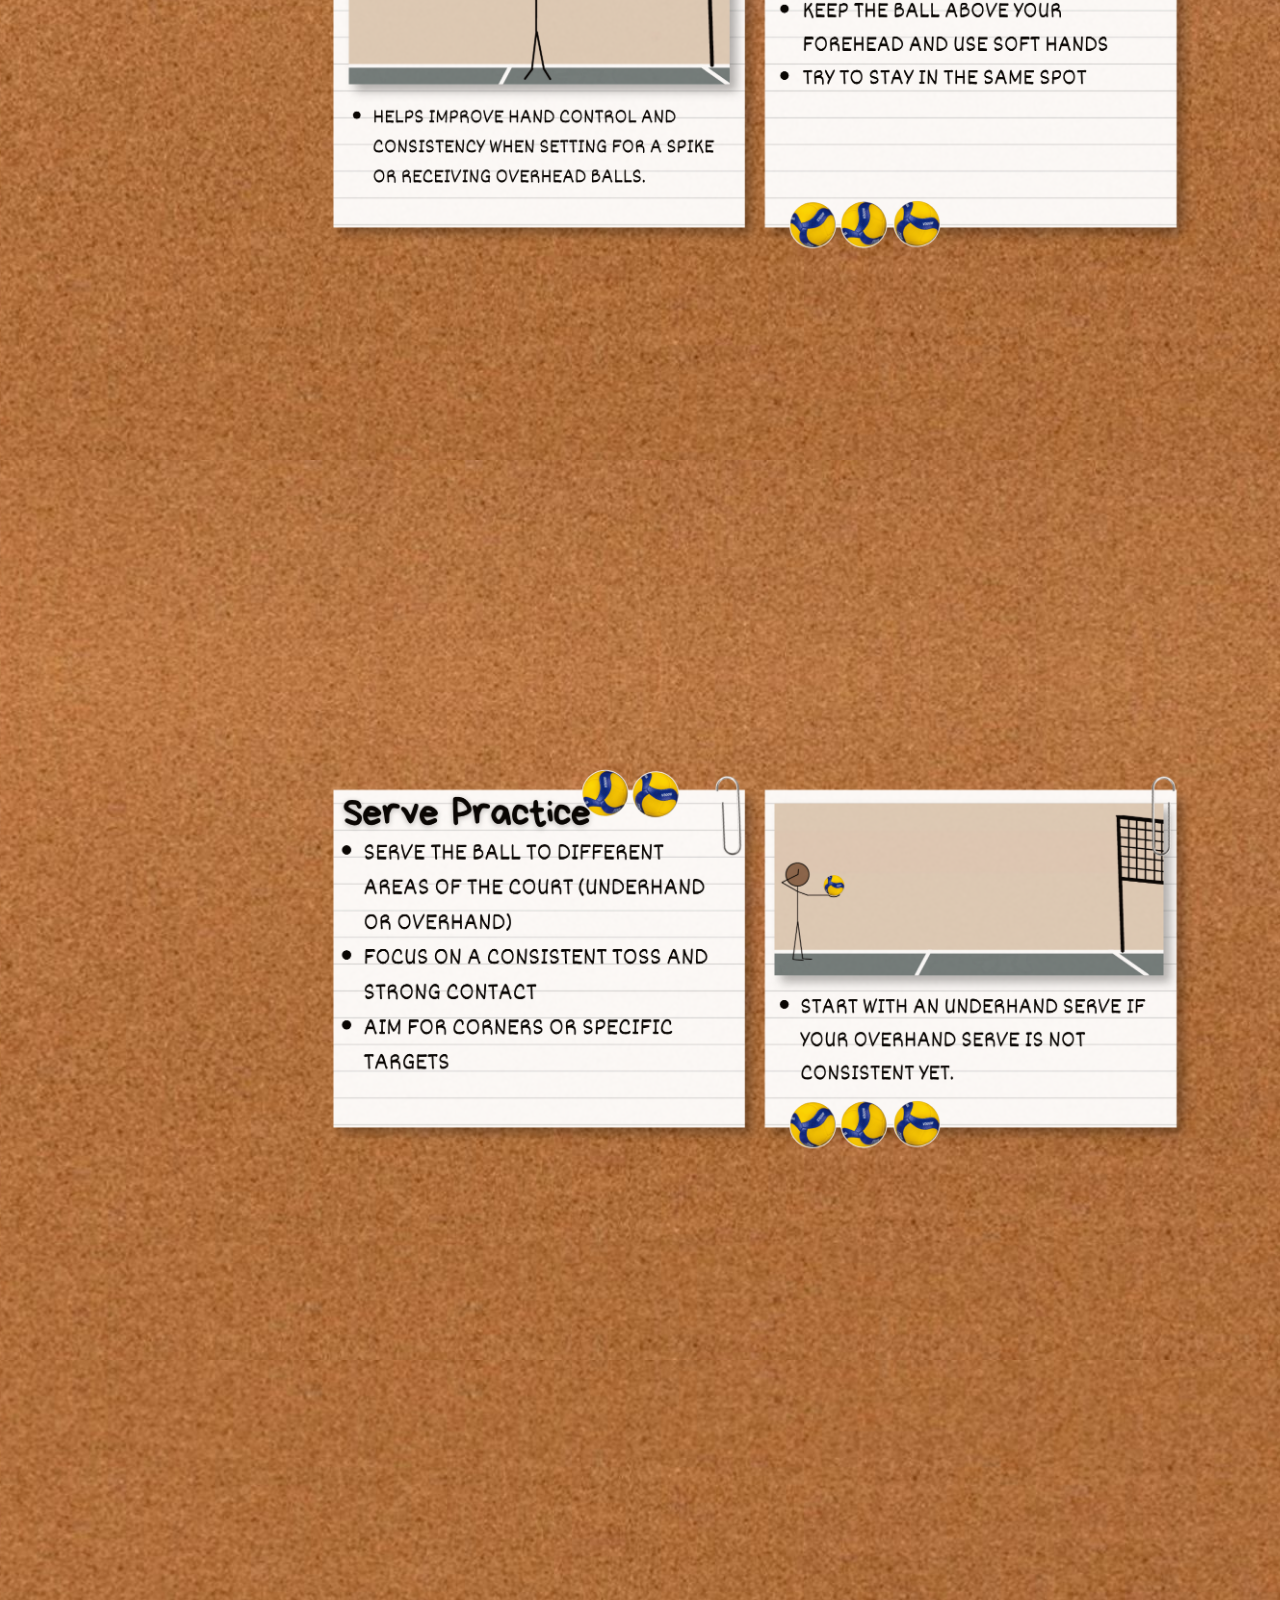
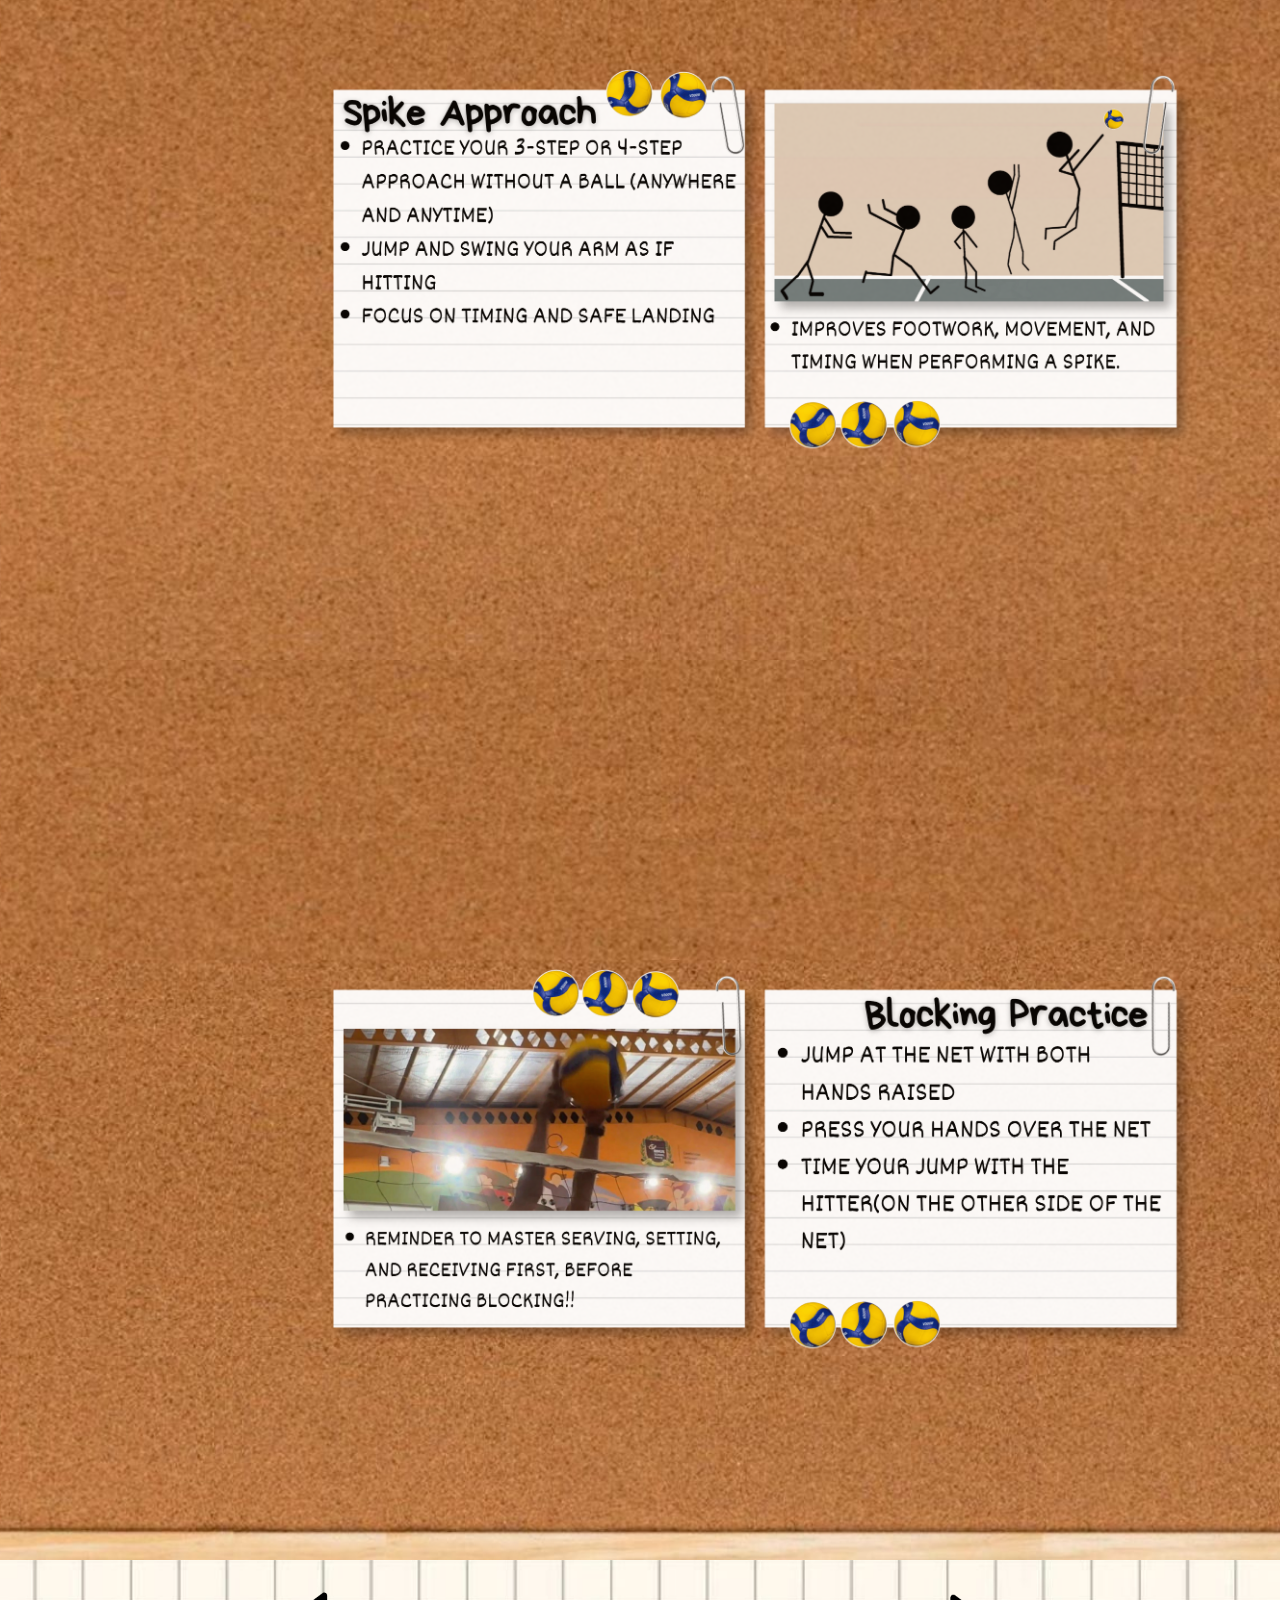
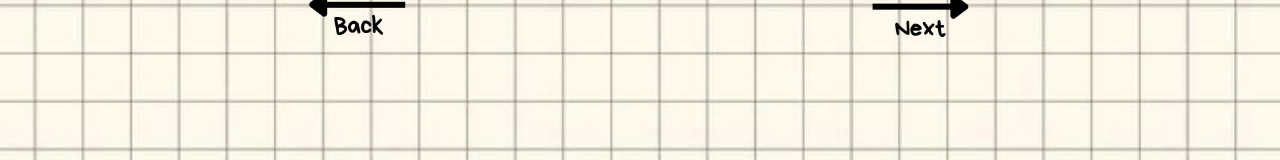
<file: training.html>
<!DOCTYPE html>
<html lang="en">
<head>
  <meta name="viewport" content="width=device-width, initial-scale=1.0">
    <meta charset="UTF-8">
  <title>Training Details</title>
  <link rel="stylesheet" href="style.css">
  <link rel="stylesheet" href="training.css">
</head>
<body>
   <!-- NAVBAR -->
  <nav class="navbar">
    <div class="logo">
      <a href="index.html">
        <img src="logo.png" alt="Volley101 Logo" class="logo-img" />
      </a>
    </div>
    <div class="nav-links">
            <div class="nav-links">
    <a href="index.html">Home</a>
    <a href="#content">Learn</a>
    <a href="#faq">Help</a>
  </div>
  </nav>

   <!-- HERO -->
  <section class="hero position-hero">
    <button onclick="scrollToHeadline()">wwowooow →</button>
  </section>

 <!-- HEADLINE SECTION -->
    <section class="headline" id="master">
      <div class="headline-overlay">
        <img src="C1.png" alt="Choo1 PNG" class="Choo1-img" />
      </div>
    </section>

     <!-- CONTENT -->
  <section class="content" id="content">
    <div class="headline-overlay">
      <img src="C2.png" alt="Choo2 PNG" class="Choo2-img" />
    </div>
  </section>

  <section class="content secondary-content">
    <div class="headline-overlay">
      <img src="C3.png" alt="Choo3 PNG" class="Choo3-img" />
    </div>
  </section>

  <section class="content third-content">
    <div class="headline-overlay">
      <img src="C4.png" alt="Choo4 PNG" class="Choo4-img" />
    </div>
  </section>

  <section class="content fourth-content">
    <div class="headline-overlay">
      <img src="C5.png" alt="Overlay PNG" class="overlay-img" />
    </div>
  </section>

<section class="content fifth-content">
    <div class="headline-overlay">
      <img src="C6.png" alt="Overlay PNG" class="overlay-img" />
    </div>
  </section>
   
  <script>
    let contextVisible = false;

    function scrollToHeadline() {
      const headline = document.getElementById('master');
      if (headline) {
        headline.scrollIntoView({ behavior: 'smooth' });
      }
    }

    const imageObserver = new IntersectionObserver((entries) => {
      entries.forEach(entry => {
        if (entry.isIntersecting) {
          entry.target.classList.add('animate');
        } else {
          entry.target.classList.remove('animate');
        }
      });
    }, {
      threshold: 0.2,
      rootMargin: '0px 0px -100px 0px'
    });

    // Run observer setup immediately since script is at bottom of body
    const overlayImages = document.querySelectorAll('.Choo1-img, .Choo2-img, .Choo3-img, .Choo4-img, .overlay1-img, .overlay-img');
    overlayImages.forEach(img => imageObserver.observe(img));

    document.addEventListener('keydown', (e) => {
      if (e.key === 'ArrowLeft') {
        showContext();
      } else if (e.key === 'Escape') {
        closeContext();
      }
    });

    function showContext() {
      const contextOverlay = document.getElementById('contextOverlay');
      if (contextOverlay && !contextVisible) {
        contextOverlay.classList.add('show');
        contextVisible = true;
      }
    }

    function closeContext() {
      const contextOverlay = document.getElementById('contextOverlay');
      if (contextOverlay && contextVisible) {
        contextOverlay.classList.remove('show');
        contextVisible = false;
      }
    }
  </script>
   <footer class="footer">
  <div class="button">
      <a href="skills.html">
        <img src="left.png" alt="leftbutton" class="button-img" />
      </a>
      <div class="button1">
      <a href="position.html">
        <img src="right.png" alt="rightbutton" class="button-img" />
      </a>
</body>
</html>
</file>
<file: style.css>
html {
    scroll-behavior: smooth;
}

* {
    margin: 0;
    padding: 0;
    box-sizing: border-box;
    font-family: Arial, sans-serif;
}

/* ANIMATIONS */
@keyframes fadeInDown {
    from {
        opacity: 0;
        transform: translateY(-30px);
    }
    to {
        opacity: 1;
        transform: translateY(0);
    }
}

@keyframes fadeInUp {
    from {
        opacity: 0;
        transform: translateY(30px);
    }
    to {
        opacity: 1;
        transform: translateY(0);
    }
}

body {
    background-color: #F5F7FA;
}

/* NAVBAR */
.navbar {
    background: linear-gradient(135deg, #ffffff 0%, #ffffff 100%);
    color: white;
    padding: 12px 30px;
    display: flex;
    justify-content: space-between;
    align-items: center;
    font-family: 'Baloo 2', sans-serif;
    box-shadow: 0 2px 10px rgba(65, 105, 225, 0.3);
    min-height: 60px;
    position: relative;
    z-index: 1000;
}

/* Apply Montserrat to top sections (navbar, hero, headline, content) */
.navbar, .navbar *, .hero, .hero *, .headline, .headline *, .content, .content * {
    font-family: 'Baloo 2', sans-serif;
}

/* Logo image sizing */
.logo {
    display: flex;
    align-items: center;
    gap: 12px;
    margin-left: 8px;
}

.logo-img {
    height: 34px;
    width: auto;
    max-height: 56px;
    object-fit: contain;
    vertical-align: middle;
    display: inline-block;
}

/* Ensure navbar items don't wrap on small screens */
.nav-links {
    display: flex;
    align-items: center;
    gap: 18px;
}

@media (max-width: 600px) {
    .logo-img { height: 32px; }
    .nav-links a { margin-left: 10px; font-size: 1em; }
}

.nav-links a {
    color: rgb(0, 0, 0);
    margin-left: 30px;
    text-decoration: none;
    font-weight: bold;
    font-size: 1.1em;
}

/* HERO */
.hero {
    background: url('volleyball-banner.jpg') no-repeat center top;
    background-size: cover;
    text-align: center;
    padding: 150px 20px;
    position: relative;
    overflow: hidden;
    color: white;
    min-height: 100vh;
    display: flex;
    flex-direction: column;
    justify-content: center;
    align-items: center;
    /* optional fixed attachment for parallax-style alignment */
    /* background-attachment: fixed; */
}

.hero-img {
    width: 100%;
    max-width: 800px;
    height: 300px;
    object-fit: cover;
    border-radius: 15px;
    margin-bottom: 30px;
    opacity: 0.9;
}

.hero h1 {
    font-size: 48px;
    color: white;
    text-shadow: 2px 2px 4px rgba(0,0,0,0.5);
    margin-bottom: 15px;
    animation: fadeInDown 1s ease-out;
}

.hero p {
    font-size: 24px;
    margin: 10px 0 20px;
    color: white;
    text-shadow: 2px 2px 4px rgba(0,0,0,0.5);
    animation: fadeInUp 1.2s ease-out;
}

.hero button {
    padding: 10px 25px;
    font-size: 16px;
    border: none;
    background-color: #FFD700;
    color: rgb(0, 0, 0);
    border-radius: 20px;
    cursor: pointer;
    animation: fadeInUp 1.4s ease-out;
}

.hero button:hover {
    background-color: #FFC107;
}

@media (max-width: 600px) {
    .hero { padding: 120px 20px; }
    .hero button { position: absolute; bottom: 20px; left: 50%; transform: translateX(-50%); z-index: 10; }
}

/* Position Start Learning button at bottom for larger screens */
.hero button {
    position: absolute;
    bottom: 80px;
    left: 50%;
    transform: translateX(-50%);
    z-index: 10;
}

.volleyball-page .hero {
    border-bottom: 2px solid rgba(255, 255, 255, 0.5);
}

.volleyball-page .headline {
    border-bottom: 2px solid rgba(255, 255, 255, 0.5);
}

.volleyball-page .content {
    border-bottom: 2px solid rgba(255, 255, 255, 0.5);
}

/* HEADLINE SECTION */
.headline {
    background: url('volley.jpg') no-repeat center top;
background-size: cover;
    background-size: cover;
    text-align: center;
    padding: 150px 20px;
    position: relative;
    overflow: hidden;
    color: white;
    min-height: 100vh;

    display: flex;
    justify-content: center;
    align-items: center;
}


/* BACK IMAGE */
.headline-overlay {
    position: absolute;
    inset: 0;

    display: flex;
    justify-content: center;
    align-items: center;

    z-index: 1;
    pointer-events: none; /* allows clicks to pass through */
}

.headline-overlay img {
    max-width: 95%;
    height: auto;
    object-fit: contain;
    opacity: 0.95;
}

/* FRONT CLICKABLE IMAGE */
.headline1-overlay {
    position: absolute;
    inset: 0;

    display: flex;
    justify-content: center;
    align-items: center;

    z-index: 999; /* ensures it's on top */
}

.head2-img {
    max-width: 95%;
    height: auto;
    object-fit: contain;

    cursor: pointer;
    pointer-events: auto;

    transition: transform 0.2s ease;
}

.head2-img:hover {
    transform: scale(1.02);
}


/* CONTENT */
.content {
    background: url('volleyballl.jpg') no-repeat center center;
    background-size: cover;
    text-align: center;
    /* match hero/headline padding */
    padding: 80px 20px;
    position: relative;
    overflow: hidden;
    color: white;
    display: flex;
    flex-direction: column;
    justify-content: center;
    align-items: center;
    /* ensure full viewport height like other top sections */
    min-height: 100vh;
    
}

.hero-img {
    width: 100%;
    max-width: 800px;
    height: 300px;
    object-fit: cover;
    border-radius: 15px;
    margin-bottom: 30px;
    opacity: 0.9;
}
.content h2 {
    font-family: 'Baloo 2', sans-serif;
    font-size: 48px;
    color: rgb(27, 22, 123);
    text-align: center;
    display: flex;
    margin-top: 0;
}
.skills-section {
  display: flex;
  align-items: center;   /* vertical center */
  justify-content: flex-start; /* left side */
  height: 100vh; /* full screen height (optional) */
}

/* SECTION */
.canva-section {
  background: url('volleyballl.jpg');
  background-size: cover;
  background-position: center;
  padding: 80px;
  position: relative;
}

/* TITLE */
.canva-section h2 {
  font-size: 50px;
  color: rgb(27, 22, 123);
  text-align: center;
  margin-bottom: 40px;
  font-family: 'Baloo 2', sans-serif;
}

/* BALL CONTAINER */
.canva-balls {
  position: relative;
  width: 100%;
  height: 700px; /* space for balls */
}

/* BALL STYLE */
.ball {
  position: absolute;
  text-align: center;
}

.ball img {
  width: 300px;
  border-radius: 50%;
  cursor: pointer;
  transition: 0.3s;
  box-shadow: 0 15px 25px rgba(0,0,0,0.3);
}

.ball img:hover {
  transform: scale(1.1);
}

.ball p {
  font-size: 22px;
  font-weight: bold;
  margin-top: 10px;
  color: black;
}

/* POSITION LIKE CANVA */
.training {
  top: 80px;
  left: 400px;
}

.skills {
  bottom: 80px;
  left: 500px;
}

.position {
  bottom: 80px;
  left: 400px;
}

.rules {
  bottom: 80px;
  right: 400px;
}

/* FLOATING ANIMATION (OPTIONAL BUT COOL) */
.ball {
  animation: float 5s ease-in-out infinite;
}

@keyframes float {
  0% { transform: translateY(0); }
  50% { transform: translateY(-12px); }
  100% { transform: translateY(0); }
}

.ball img:hover { transform: scale(1.12); }

.ball p { display: none; }

/* BALLS SECTION CONTAINER */
.balls-section {
  position: relative;
  width: 100%;
  height: 600px;
  margin-top: 40px;
}

/* straight line positions */
.balls-section .ball:nth-child(1) { /* Skills */ left: 1%; top: 10%; transform: rotate(-8deg); }
.balls-section .ball:nth-child(2) { /* Position */ left: 27%; top: 8%; transform: rotate(6deg); }
.balls-section .ball:nth-child(3) { /* Training */ left: 54%; top: 10%; transform: rotate(-10deg); }
.balls-section .ball:nth-child(4) { /* Rules */ left: 80%; top: 8%; transform: rotate(4deg); }


/* FAQ Section */
#faq {
   background: url('VB.jpg') no-repeat center center;
    background-size: cover;
    text-align: center;
    /* match hero/headline padding */
    padding: 80px 20px;
    position: relative;
    overflow: hidden;
    color: white;
    display: flex;
    flex-direction: column;
    justify-content: center;
    align-items: center;
    /* ensure full viewport height like other top sections */
    min-height: 100vh;
    border-bottom: 3px solid rgba(0, 0, 0, 0.3);
}

#faq .book {
  text-align: center;
}
.book img {
 margin-top: 40px;
  width: 1300px;
  height: auto;
  cursor: pointer;
}
.book img{
  cursor:pointer;
  transition: transform 0.3s ease;
}

.book img:hover{
  transform: scale(1.05);
}

.footer {
  text-align: center;
  padding: 40px 20px;
  background-color: #ffffff;
  color: black;
}

.email {
  font-weight: bold;
}

.bottom-text {
  margin-top: 15px;
  font-size: 14px;
}

/* Responsive Design */
@media (max-width: 768px) {
  .navbar {
    padding: 10px 15px;
  }
  .nav-links {
    gap: 10px;
  }
  .nav-links a {
    font-size: 1em;
    margin-left: 15px;
  }
  .hero {
    padding: 100px 15px;
  }
  .hero h1 {
    font-size: 36px;
  }
  .hero p {
    font-size: 18px;
  }
  .headline, .content {
    padding: 100px 15px;
  }
  .ball img {
    width: 200px;
  }
  .balls-section {
    height: 400px;
  }
  .balls-section .ball:nth-child(1) { left: 5%; top: 10%; }
  .balls-section .ball:nth-child(2) { left: 35%; top: 10%; }
  .balls-section .ball:nth-child(3) { left: 65%; top: 10%; }
  .balls-section .ball:nth-child(4) { left: 85%; top: 10%; }
  .book img {
    width: 90%;
    max-width: 600px;
  }
}

@media (max-width: 480px) {
  .navbar {
    flex-direction: column;
    padding: 10px;
  }
  .nav-links {
    margin-top: 10px;
  }
  .hero h1 {
    font-size: 28px;
  }
  .hero p {
    font-size: 16px;
  }
  .ball img {
    width: 150px;
  }
  .balls-section {
    height: 300px;
  }
  .balls-section .ball:nth-child(1) { left: 10%; top: 10%; }
  .balls-section .ball:nth-child(2) { left: 40%; top: 10%; }
  .balls-section .ball:nth-child(3) { left: 70%; top: 10%; }
  .balls-section .ball:nth-child(4) { left: 80%; top: 10%; }
  .book img {
    width: 95%;
  }
}
</file>
<file: position.css>
/* NAVBAR */
.navbar {
    background: linear-gradient(135deg, #ffffff 0%, #ffffff 100%);
    color: white;
    padding: 12px 30px;
    display: flex;
    justify-content: space-between;
    align-items: center;
    font-family: 'Baloo 2', sans-serif;
    box-shadow: 0 2px 10px rgba(65, 105, 225, 0.3);
    min-height: 60px;
    position: relative;
    z-index: 1000;
}

/* HERO */
.position-hero {
    background: url('position.jpg') no-repeat center top;
    background-size: cover;
    text-align: center;
    padding: 150px 20px;
    position: relative;
    overflow: hidden;
    color: white;
    min-height: 100vh;
    display: flex;
    flex-direction: column;
    justify-content: center;
    align-items: center;
    /* optional fixed attachment for parallax-style alignment */
    /* background-attachment: fixed; */
}

.hero h1 {
    font-size: 48px;
    color: white;
    text-shadow: 2px 2px 4px rgba(0,0,0,0.5);
    margin-bottom: 15px;
    animation: fadeInDown 1s ease-out;
}

.hero p {
    font-size: 24px;
    margin: 10px 0 20px;
    color: white;
    text-shadow: 2px 2px 4px rgba(0,0,0,0.5);
    animation: fadeInUp 1.2s ease-out;
}

.hero button {
    padding: 10px 25px;
    font-size: 16px;
    border: none;
    background-color: #FFD700;
    color: rgb(0, 0, 0);
    border-radius: 20px;
    cursor: pointer;
    animation: fadeInUp 1.4s ease-out;
}

.hero button:hover {
    background-color: #FFC107;
}

@media (max-width: 600px) {
    .hero { padding: 120px 20px; }
    .hero button { position: absolute; bottom: 20px; left: 50%; transform: translateX(-50%); z-index: 10; }
}

/* Position Start Learning button at bottom for larger screens */
.hero button {
    position: absolute;
    bottom: 80px;
    left: 50%;
    transform: translateX(-50%);
    z-index: 10;
}




/* HEADLINE SECTION */
.headline {
    background: url('V2.jpg') no-repeat center top;
    background-size: cover;
    text-align: center;
    padding: 150px 20px;
    position: relative;
    overflow: hidden;
    color: white;
    min-height: 100vh;
    display: flex;
    flex-direction: column;
    justify-content: center;
    align-items: center;
    /* optional fixed attachment for parallax-style alignment */
    /* background-attachment: fixed; */
}

.headline-overlay {
    position: absolute;
    inset: 0;
    display: flex;
    justify-content: center;
    align-items: center;
    pointer-events: none;
    padding: 20px;
}

.overlay1-img,
.overlay-img {
    width: 300%;
    max-width: 200vw;
    max-height: 95vh;
    height: auto;
    object-fit: contain;
    display: block;
    opacity: 0;
    transform: scale(0.8);
    transition: opacity 0.5s ease, transform 0.5s ease;
}

.overlay1-img.animate,
.overlay-img.animate {
    opacity: 1;
    transform: scale(1);
}

@keyframes popOut {
    0% {
        transform: scale(0);
        opacity: 0;
    }
    50% {
        transform: scale(1.1);
        opacity: 1;
    }
    100% {
        transform: scale(1);
        opacity: 1;
    }
}

  /* CONTENT */
.content {
    background: url('V3.jpg') no-repeat center center;
    background-size: cover;
    text-align: center;
    /* match hero/headline padding */
    padding: 80px 20px;
    position: relative;
    overflow: hidden;
    color: white;
    display: flex;
    flex-direction: column;
    justify-content: center;
    align-items: center;
    /* ensure full viewport height like other top sections */
    min-height: 100vh;
}

.secondary-content {
  background: url('V4.jpg') no-repeat center center;
  background-size: cover;
  box-shadow: none;
  padding: 80px 20px;
  min-height: 100vh;
}

.third-content {
  background: url('V5.jpg') no-repeat center center;
  background-size: cover;
  box-shadow: none;
  padding: 80px 20px;
  min-height: 100vh;
}

.fourth-content {
  background: url('V6.jpg') no-repeat center center;
  background-size: cover;
  box-shadow: none;
  padding: 80px 20px;
  min-height: 100vh;
}

.fifth-content {
    background: url('V7.jpg') no-repeat center center;
  background-size: cover;
  box-shadow: none;
  padding: 80px 20px;
  min-height: 100vh;
}


/* CONTEXT OVERLAY */
.context-overlay {
    position: fixed;
    top: 0;
    left: -100%;
    width: 100%;
    height: 100%;
    background: rgba(0, 0, 0, 0.95);
    display: flex;
    justify-content: center;
    align-items: center;
    z-index: 2000;
    transition: left 0.4s ease-out;
    pointer-events: none;
}

.context-overlay.show {
    left: 0;
    pointer-events: auto;
}

.context-content {
    position: relative;
    width: 100%;
    max-width: 90vw;
    max-height: 85vh;
    display: flex;
    justify-content: center;
    align-items: center;
    animation: slideInLeft 0.4s ease-out;
}

.context-img {
    width: 100%;
    height: auto;
    object-fit: contain;
    display: block;
}

.close-context {
    position: absolute;
    top: 30px;
    right: 30px;
    background: none;
    border: none;
    color: white;
    font-size: 40px;
    cursor: pointer;
    z-index: 2001;
    padding: 0;
    width: 50px;
    height: 50px;
    display: flex;
    align-items: center;
    justify-content: center;
    transition: transform 0.2s ease;
}

.close-context:hover {
    transform: scale(1.2);
}

@keyframes slideInLeft {
    0% {
        opacity: 0;
        transform: translateX(50px);
    }
    100% {
        opacity: 1;
        transform: translateX(0);
    }
}

.footer {
  background-image: url('rules2.jpg');
  background-size: cover;
  background-position: center;
  background-repeat: no-repeat;

  width: 100%;
  height: 200px;
  position: relative;

  overflow: hidden; /* prevents stuff from pushing background */
}

.button {
  position: absolute;
  top: -230px;
  right: 50px;
}

.button-img {
width: 100vw;
}

.button1 {
  position: absolute;
  top: 3px;
  left: 100px;
}
</file>
<file: rules.css>
.navbar {
    background: linear-gradient(135deg, #ffffff 0%, #ffffff 100%);
    color: white;
    padding: 12px 30px;
    display: flex;
    justify-content: space-between;
    align-items: center;
    font-family: 'Baloo 2', sans-serif;
    box-shadow: 0 2px 10px rgba(65, 105, 225, 0.3);
    min-height: 60px;
    position: relative;
    z-index: 1000;
}
/* HERO */
.position-hero {
    background: url('rules1.jpg') no-repeat center top;
    background-size: cover;
    text-align: center;
    padding: 150px 20px;
    position: relative;
    overflow: hidden;
    color: white;
    min-height: 100vh;
    display: flex;
    flex-direction: column;
    justify-content: center;
    align-items: center;
    /* optional fixed attachment for parallax-style alignment */
    /* background-attachment: fixed; */
}

.headline {
    background: url('V2.jpg') no-repeat center top;
    background-size: cover;
    text-align: center;
    padding: 150px 20px;
    position: relative;
    overflow: hidden;
    color: white;
    min-height: 100vh;
    display: flex;
    flex-direction: column;
    justify-content: center;
    align-items: center;
}

@keyframes popIn {
    0% {
        opacity: 0;
        transform: scale(0);
    }
    70% {
        opacity: 1;
        transform: scale(1.15);
    }
    100% {
        opacity: 1;
        transform: scale(1);
    }
}

.headline-overlay {
    position: absolute;
    inset: 0;
    display: flex;
    justify-content: center;
    align-items: center;
    pointer-events: none;
}

.overlay-img {
    width: 90%;
    max-width: 100%;
    height: auto;
    max-height: 85vh;
    object-fit: contain;
}

.content {
    background: url('V3.jpg') no-repeat center top;
    background-size: cover;
    text-align: center;
    padding: 150px 20px;
    position: relative;
    overflow: hidden;
    color: white;
    min-height: 100vh;
    display: flex;
    flex-direction: column;
    justify-content: center;
    align-items: center;
}

.content-overlay {
    position: absolute;
    inset: 0;
    display: flex;
    justify-content: center;
    align-items: center;
    pointer-events: none;
}

.overlay2-img {
    width: 90%;
    max-width: 100%;
    height: auto;
    max-height: 85vh;
    object-fit: contain;
}

.secondary-content {
  background: url('V4.jpg') no-repeat center center;
  background-size: cover;
  box-shadow: none;
  padding: 80px 20px;
  min-height: 100vh;
  position: relative;
}

.overlay4-img {
    width: 90%;
    max-width: 100%;
    height: auto;
    max-height: 85vh;
    object-fit: contain;
}

.third-content {
  background: url('V7.jpg') no-repeat center center;
  background-size: cover;
  box-shadow: none;
  padding: 80px 20px;
  min-height: 100vh;
  position: relative;
}

/* Responsive Design */
@media (max-width: 768px) {
  .navbar {
    padding: 10px 15px;
  }
  .hero {
    padding: 100px 15px;
  }
  .hero h1 {
    font-size: 36px;
  }
  .hero p {
    font-size: 18px;
  }
  .headline, .content, .secondary-content, .third-content {
    padding: 60px 15px;
  }
  .overlay-img, .overlay2-img, .overlay4-img {
    width: 95%;
  }
}

@media (max-width: 480px) {
  .navbar {
    flex-direction: column;
    padding: 10px;
  }
  .hero h1 {
    font-size: 28px;
  }
  .hero p {
    font-size: 16px;
  }
  .overlay-img, .overlay2-img, .overlay4-img {
    width: 98%;
  }
}



.footer {
  background-image: url('rules2.jpg');
  background-size: cover;
  background-position: center;
  background-repeat: no-repeat;

  width: 100%;
  height: 200px;
  position: relative;

  overflow: hidden; /* prevents stuff from pushing background */
}

.button {
  position: absolute;
  top: -230px;
  right: 50px;
}

.button-img {
  width: 100%;
  max-width: 100%;
  height: auto;
}

.button1 {
  position: absolute;
  top: 3px;
  left: 100px;
}
</file>
<file: skills.css>
/* NAVBAR */
.navbar {
    background: linear-gradient(135deg, #ffffff 0%, #ffffff 100%);
    color: white;
    padding: 12px 30px;
    display: flex;
    justify-content: space-between;
    align-items: center;
    font-family: 'Baloo 2', sans-serif;
    box-shadow: 0 2px 10px rgba(65, 105, 225, 0.3);
    min-height: 60px;
    position: relative;
    z-index: 1000;
}

/* HERO */
.position-hero {
    background: url('Skillss.jpg') no-repeat center top;
    background-size: cover;
    text-align: center;
    padding: 150px 20px;
    position: relative;
    overflow: hidden;
    color: white;
    min-height: 100vh;
    display: flex;
    flex-direction: column;
    justify-content: center;
    align-items: center;
    /* optional fixed attachment for parallax-style alignment */
    /* background-attachment: fixed; */
}

.hero h1 {
    font-size: 48px;
    color: white;
    text-shadow: 2px 2px 4px rgba(0,0,0,0.5);
    margin-bottom: 15px;
    animation: fadeInDown 1s ease-out;
}

.hero p {
    font-size: 24px;
    margin: 10px 0 20px;
    color: white;
    text-shadow: 2px 2px 4px rgba(0,0,0,0.5);
    animation: fadeInUp 1.2s ease-out;
}

.hero button {
    padding: 10px 25px;
    font-size: 16px;
    border: none;
    background-color: #FFD700;
    color: rgb(0, 0, 0);
    border-radius: 20px;
    cursor: pointer;
    animation: fadeInUp 1.4s ease-out;
}

.hero button:hover {
    background-color: #FFC107;
}

@media (max-width: 600px) {
    .hero { padding: 120px 20px; }
    .hero button { position: absolute; bottom: 20px; left: 50%; transform: translateX(-50%); z-index: 10; }
}

/* Position Start Learning button at bottom for larger screens */
.hero button {
    position: absolute;
    bottom: 80px;
    left: 50%;
    transform: translateX(-50%);
    z-index: 10;
}




/* HEADLINE SECTION */
.headline {
    background: url('V2.jpg') no-repeat center top;
    background-size: cover;
    text-align: center;
    padding: 150px 20px;
    position: relative;
    overflow: hidden;
    color: white;
    min-height: 100vh;
    display: flex;
    flex-direction: column;
    justify-content: center;
    align-items: center;
    /* optional fixed attachment for parallax-style alignment */
    /* background-attachment: fixed; */
}

.headline-overlay {
    position: absolute;
    inset: 0;
    display: flex;
    justify-content: center;
    align-items: center;
    pointer-events: none;
    padding: 20px;
}

.overlay1-img,
.overlay-img {
    width: 90%;
    max-width: 200vw;
    max-height: 95vh;
    height: auto;
    object-fit: contain;
    display: block;
    opacity: 0;
    transform: scale(0.8) translate(-50%, -50%);
    transition: opacity 0.5s ease, transform 0.5s ease;
    position: absolute;
    top: 50%;
    left: 50%;
}

.overlay1-img.animate,
.overlay-img.animate {
    opacity: 1;
    transform: scale(1) translate(-50%, -50%);
}

@keyframes popOut {
    0% {
        transform: scale(0);
        opacity: 0;
    }
    50% {
        transform: scale(1.1);
        opacity: 1;
    }
    100% {
        transform: scale(1);
        opacity: 1;
    }
}

  /* CONTENT */
.content {
    background: url('V3.jpg') no-repeat center center;
    background-size: cover;
    text-align: center;
    /* match hero/headline padding */
    padding: 80px 20px;
    position: relative;
    overflow: hidden;
    color: white;
    display: flex;
    flex-direction: column;
    justify-content: center;
    align-items: center;
    /* ensure full viewport height like other top sections */
    min-height: 100vh;
}

.secondary-content {
  background: url('V4.jpg') no-repeat center center;
  background-size: cover;
  box-shadow: none;
  padding: 80px 20px;
  min-height: 100vh;
}

.third-content {
  background: url('V5.jpg') no-repeat center center;
  background-size: cover;
  box-shadow: none;
  padding: 80px 20px;
  min-height: 100vh;
}

.fourth-content {
  background: url('V7.jpg') no-repeat center center;
  background-size: cover;
  box-shadow: none;
  padding: 80px 20px;
  min-height: 100vh;
}


/* CONTEXT OVERLAY */
.context-overlay {
    position: fixed;
    top: 0;
    left: -100%;
    width: 100%;
    height: 100%;
    background: rgba(0, 0, 0, 0.95);
    display: flex;
    justify-content: center;
    align-items: center;
    z-index: 2000;
    transition: left 0.4s ease-out;
    pointer-events: none;
}

.context-overlay.show {
    left: 0;
    pointer-events: auto;
}

.context-content {
    position: relative;
    width: 100%;
    max-width: 90vw;
    max-height: 85vh;
    display: flex;
    justify-content: center;
    align-items: center;
    animation: slideInLeft 0.4s ease-out;
}

.context-img {
    width: 100%;
    height: auto;
    object-fit: contain;
    display: block;
}

.close-context {
    position: absolute;
    top: 30px;
    right: 30px;
    background: none;
    border: none;
    color: white;
    font-size: 40px;
    cursor: pointer;
    z-index: 2001;
    padding: 0;
    width: 50px;
    height: 50px;
    display: flex;
    align-items: center;
    justify-content: center;
    transition: transform 0.2s ease;
}

.close-context:hover {
    transform: scale(1.2);
}

@keyframes slideInLeft {
    0% {
        opacity: 0;
        transform: translateX(50px);
    }
    100% {
        opacity: 1;
        transform: translateX(0);
    }
}

.footer {
  background-image: url('rules2.jpg');
  background-size: cover;
  background-position: center;
  background-repeat: no-repeat;

  width: 100%;
  height: 200px;
  position: relative;

  overflow: hidden; /* prevents stuff from pushing background */
}

.button {
  position: absolute;
  top: -230px;
  right: 50px;
}

.button-img {
width: 100vw;
}

.button1 {
  position: absolute;
  top: 3px;
  left: 100px;
}

/* Responsive Design */
@media (max-width: 768px) {
  .navbar {
    padding: 10px 15px;
  }
  .hero {
    padding: 100px 15px;
  }
  .hero h1 {
    font-size: 36px;
  }
  .hero p {
    font-size: 18px;
  }
  .headline, .content, .secondary-content, .third-content, .fourth-content {
    padding: 60px 15px;
  }
  .overlay1-img, .overlay-img {
    width: 95%;
  }
  .context-content {
    max-width: 95vw;
  }
  .button-img {
    width: 90vw;
  }
}

@media (max-width: 480px) {
  .navbar {
    flex-direction: column;
    padding: 10px;
  }
  .hero h1 {
    font-size: 28px;
  }
  .hero p {
    font-size: 16px;
  }
  .overlay1-img, .overlay-img {
    width: 98%;
  }
  .context-content {
    max-width: 98vw;
  }
  .button-img {
    width: 95vw;
  }
}
</file>
<file: training.css>
/* NAVBAR */
.navbar {
    background: linear-gradient(135deg, #ffffff 0%, #ffffff 100%);
    color: white;
    padding: 12px 30px;
    display: flex;
    justify-content: space-between;
    align-items: center;
    font-family: 'Baloo 2', sans-serif;
    box-shadow: 0 2px 10px rgba(65, 105, 225, 0.3);
    min-height: 60px;
    position: relative;
    z-index: 1000;
}

/* HERO */
.position-hero {
    background: url('choochoo.jpg') no-repeat center top;
    background-size: cover;
    text-align: center;
    padding: 150px 20px;
    position: relative;
    overflow: hidden;
    color: white;
    min-height: 100vh;
    display: flex;
    flex-direction: column;
    justify-content: center;
    align-items: center;
}

/* HEADLINE SECTION */
.headline {
    background: url('V2.jpg') no-repeat center top;
    background-size: cover;
    text-align: center;
    padding: 150px 20px;
    position: relative;
    overflow: hidden;
    color: white;
    min-height: 100vh;
    display: flex;
    flex-direction: column;
    justify-content: center;
    align-items: center;
    /* optional fixed attachment for parallax-style alignment */
    /* background-attachment: fixed; */
}

.headline-overlay {
    position: absolute;
    inset: 0;
    display: flex;
    justify-content: center;
    align-items: center;
    pointer-events: none;
    padding: 20px;
}

.Choo1-img,
.Choo2-img,
.Choo3-img,
.Choo4-img,
.overlay1-img,
.overlay-img {
    width: 90%;
    max-width: 180vw;
    max-height: 85vh;
    height: auto;
    object-fit: contain;
    display: block;
    opacity: 0;
    transform: scale(0.8) translate(-50%, -50%);
    transition: opacity 0.5s ease, transform 0.5s ease;
    position: absolute;
    top: 50%;
    left: 50%;
}


.Choo1-img.animate,
.Choo2-img.animate,
.Choo3-img.animate,
.Choo4-img.animate,
.overlay1-img.animate,
.overlay-img.animate {
    opacity: 1;
    transform: scale(1) translate(-50%, -50%);
}

@keyframes popOut {
    0% {
        transform: scale(0);
        opacity: 0;
    }
    50% {
        transform: scale(1.1);
        opacity: 1;
    }
    100% {
        transform: scale(1);
        opacity: 1;
    }
}

@keyframes popOut {
    0% {
        transform: scale(0);
        opacity: 0;
    }
    50% {
        transform: scale(1.1);
        opacity: 1;
    }
    100% {
        transform: scale(1);
        opacity: 1;
    }
}


  /* CONTENT */
.content {
    background: url('V3.jpg') no-repeat center center;
    background-size: cover;
    text-align: center;
    /* match hero/headline padding */
    padding: 80px 20px;
    position: relative;
    overflow: hidden;
    color: white;
    display: flex;
    flex-direction: column;
    justify-content: center;
    align-items: center;
    /* ensure full viewport height like other top sections */
    min-height: 100vh;
}

.secondary-content {
  background: url('V4.jpg') no-repeat center center;
  background-size: cover;
  box-shadow: none;
  padding: 80px 20px;
  min-height: 100vh;
}

.third-content {
  background: url('V5.jpg') no-repeat center center;
  background-size: cover;
  box-shadow: none;
  padding: 80px 20px;
  min-height: 100vh;
}

.fourth-content {
  background: url('V6.jpg') no-repeat center center;
  background-size: cover;
  box-shadow: none;
  padding: 80px 20px;
  min-height: 100vh;
}

.fifth-content {
    background: url('V7.jpg') no-repeat center center;
  background-size: cover;
  box-shadow: none;
  padding: 80px 20px;
  min-height: 100vh;
}


/* CONTEXT OVERLAY */
.context-overlay {
    position: fixed;
    top: 0;
    left: -100%;
    width: 100%;
    height: 100%;
    background: rgba(0, 0, 0, 0.95);
    display: flex;
    justify-content: center;
    align-items: center;
    z-index: 2000;
    transition: left 0.4s ease-out;
    pointer-events: none;
}

.context-overlay.show {
    left: 0;
    pointer-events: auto;
}

.context-content {
    position: relative;
    width: 50%;
    max-width: 90vw;
    max-height: 85vh;
    display: flex;
    justify-content: center;
    align-items: center;
    animation: slideInLeft 0.4s ease-out;
}

.context-img {
    width: 50%;
    height: auto;
    object-fit: contain;
    display: block;
}

.close-context {
    position: absolute;
    top: 30px;
    right: 30px;
    background: none;
    border: none;
    color: white;
    font-size: 40px;
    cursor: pointer;
    z-index: 2001;
    padding: 0;
    width: 50px;
    height: 50px;
    display: flex;
    align-items: center;
    justify-content: center;
    transition: transform 0.2s ease;
}

.close-context:hover {
    transform: scale(1.2);
}

@keyframes slideInLeft {
    0% {
        opacity: 0;
        transform: translateX(50px);
    }
    100% {
        opacity: 1;
        transform: translateX(0);
    }
}

.footer {
  background-image: url('rules2.jpg');
  background-size: cover;
  background-position: center;
  background-repeat: no-repeat;

  width: 100%;
  height: 200px;
  position: relative;

  overflow: hidden; /* prevents stuff from pushing background */
}

.button {
  position: absolute;
  top: -230px;
  right: 50px;
}

.button-img {
width: 100vw;
}

.button1 {
  position: absolute;
  top: 3px;
  left: 100px;
}

/* Responsive Design */
@media (max-width: 768px) {
  .navbar {
    padding: 10px 15px;
  }
  .hero {
    padding: 100px 15px;
  }
  .hero h1 {
    font-size: 36px;
  }
  .hero p {
    font-size: 18px;
  }
  .headline, .content, .secondary-content, .third-content, .fourth-content, .fifth-content {
    padding: 60px 15px;
  }
  .Choo1-img, .Choo2-img, .Choo3-img, .Choo4-img, .overlay1-img, .overlay-img {
    width: 95%;
  }
  .context-content {
    width: 80%;
    max-width: 95vw;
  }
  .context-img {
    width: 80%;
  }
  .button-img {
    width: 90vw;
  }
}

@media (max-width: 480px) {
  .navbar {
    flex-direction: column;
    padding: 10px;
  }
  .hero h1 {
    font-size: 28px;
  }
  .hero p {
    font-size: 16px;
  }
  .Choo1-img, .Choo2-img, .Choo3-img, .Choo4-img, .overlay1-img, .overlay-img {
    width: 98%;
  }
  .context-content {
    width: 90%;
    max-width: 98vw;
  }
  .context-img {
    width: 90%;
  }
  .button-img {
    width: 95vw;
  }
}
</file>
